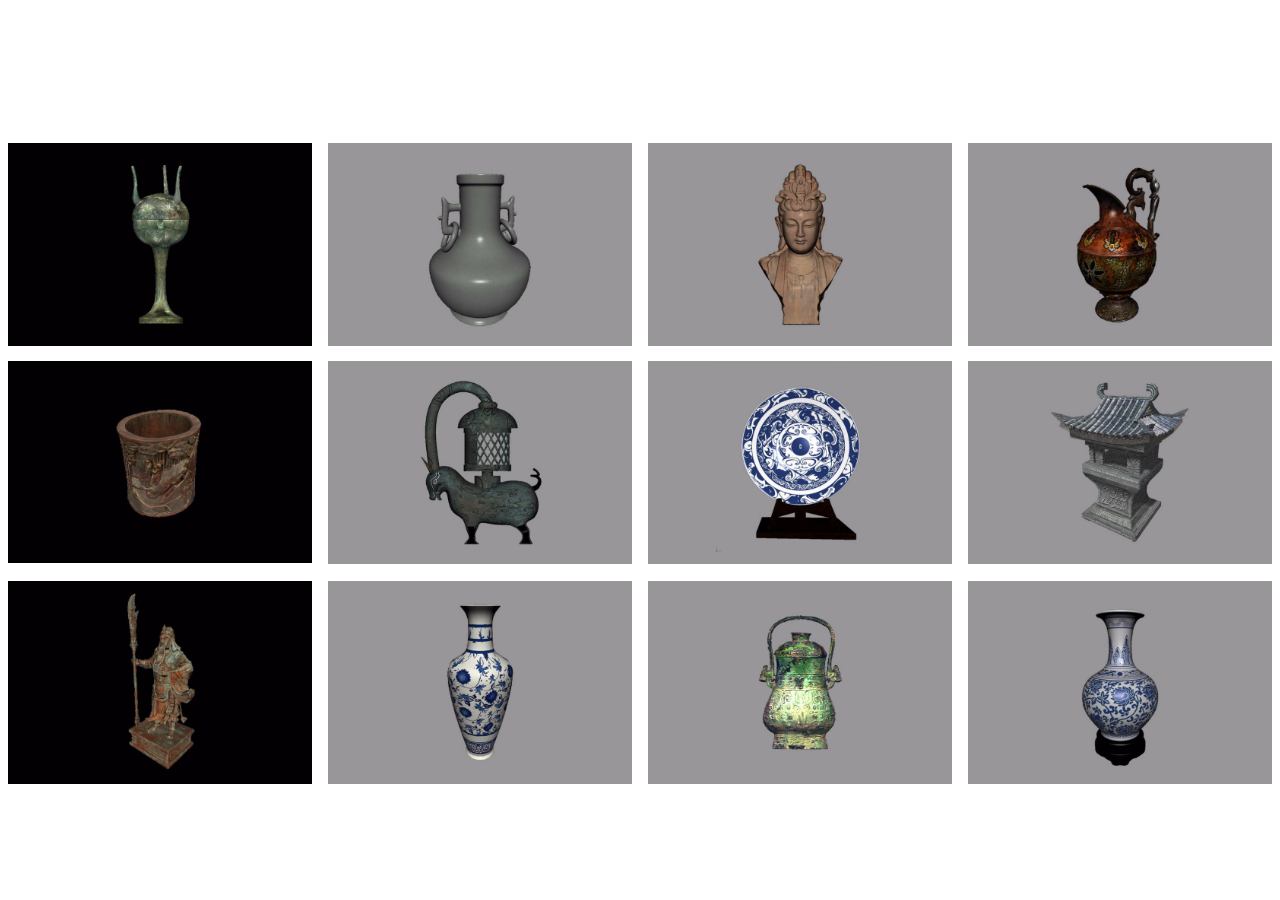
<file: page1.html>
<!DOCTYPE html>
<html >
<head>
  <!-- Site made with Mobirise Website Builder v4.7.7, https://mobirise.com -->
  <meta charset="UTF-8">
  <meta http-equiv="X-UA-Compatible" content="IE=edge">
  <meta name="generator" content="Mobirise v4.7.7, mobirise.com">
  <meta name="viewport" content="width=device-width, initial-scale=1, minimum-scale=1">
  <link rel="shortcut icon" href="assets/images/logo4.png" type="image/x-icon">
  <meta name="description" content="Web Site Creator Description">
  <title>foto-a</title>
  <link rel="stylesheet" href="assets/web/assets/mobirise-icons/mobirise-icons.css">
  <link rel="stylesheet" href="assets/tether/tether.min.css">
  <link rel="stylesheet" href="assets/bootstrap/css/bootstrap.min.css">
  <link rel="stylesheet" href="assets/bootstrap/css/bootstrap-grid.min.css">
  <link rel="stylesheet" href="assets/bootstrap/css/bootstrap-reboot.min.css">
  <link rel="stylesheet" href="assets/theme/css/style.css">
  <link rel="stylesheet" href="assets/gallery/style.css">
  <link href="assets/fonts/style.css" rel="stylesheet">
  <link rel="stylesheet" href="assets/mobirise/css/mbr-additional.css" type="text/css">
  
  
  
</head>
<body>
  <section class="mbr-gallery mbr-slider-carousel cid-qV4oghQJwY" id="gallery3-2">

    

    <div>
        <div><!-- Filter --><!-- Gallery --><div class="mbr-gallery-row"><div class="mbr-gallery-layout-default"><div><div><div class="mbr-gallery-item mbr-gallery-item--p1" data-video-url="false" data-tags="酷毙"><div href="#lb-gallery3-2" data-slide-to="0" data-toggle="modal"><img src="assets/images/o1-900x600-800x534.jpg" alt="" title=""><span class="icon-focus"></span></div></div><div class="mbr-gallery-item mbr-gallery-item--p1" data-video-url="false" data-tags="响应式"><div href="#lb-gallery3-2" data-slide-to="1" data-toggle="modal"><img src="assets/images/07-900x600-800x534.jpg" alt="" title=""><span class="icon-focus"></span></div></div><div class="mbr-gallery-item mbr-gallery-item--p1" data-video-url="false" data-tags="创意"><div href="#lb-gallery3-2" data-slide-to="2" data-toggle="modal"><img src="assets/images/12-900x600-800x534.jpg" alt="" title=""><span class="icon-focus"></span></div></div><div class="mbr-gallery-item mbr-gallery-item--p1" data-video-url="false" data-tags="动画"><div href="#lb-gallery3-2" data-slide-to="3" data-toggle="modal"><img src="assets/images/08-900x600-800x534.jpg" alt="" title=""><span class="icon-focus"></span></div></div><div class="mbr-gallery-item mbr-gallery-item--p1" data-video-url="false" data-tags="酷毙"><div href="#lb-gallery3-2" data-slide-to="4" data-toggle="modal"><img src="assets/images/o2-900x600-800x531.jpg" alt="" title=""><span class="icon-focus"></span></div></div><div class="mbr-gallery-item mbr-gallery-item--p1" data-video-url="false" data-tags="酷毙"><div href="#lb-gallery3-2" data-slide-to="5" data-toggle="modal"><img src="assets/images/04-900x600-800x534.jpg" alt="" title=""><span class="icon-focus"></span></div></div><div class="mbr-gallery-item mbr-gallery-item--p1" data-video-url="false" data-tags="响应式"><div href="#lb-gallery3-2" data-slide-to="6" data-toggle="modal"><img src="assets/images/10-900x600-800x534.jpg" alt="" title=""><span class="icon-focus"></span></div></div><div class="mbr-gallery-item mbr-gallery-item--p1" data-video-url="false" data-tags="动画"><div href="#lb-gallery3-2" data-slide-to="7" data-toggle="modal"><img src="assets/images/06-900x600-800x534.jpg" alt="" title=""><span class="icon-focus"></span></div></div></div></div><div class="clearfix"></div></div></div><!-- Lightbox --><div data-app-prevent-settings="" class="mbr-slider modal fade carousel slide" tabindex="-1" data-keyboard="true" data-interval="false" id="lb-gallery3-2"><div class="modal-dialog"><div class="modal-content"><div class="modal-body"><div class="carousel-inner"><div class="carousel-item"><img src="assets/images/o1-900x600.jpg" alt="" title=""></div><div class="carousel-item"><img src="assets/images/07-900x600.jpg" alt="" title=""></div><div class="carousel-item"><img src="assets/images/12-900x600.jpg" alt="" title=""></div><div class="carousel-item"><img src="assets/images/08-900x600.jpg" alt="" title=""></div><div class="carousel-item"><img src="assets/images/o2-900x600.jpg" alt="" title=""></div><div class="carousel-item"><img src="assets/images/04-900x600.jpg" alt="" title=""></div><div class="carousel-item"><img src="assets/images/10-900x600.jpg" alt="" title=""></div><div class="carousel-item active"><img src="assets/images/06-900x600.jpg" alt="" title=""></div></div><a class="carousel-control carousel-control-prev" role="button" data-slide="prev" href="#lb-gallery3-2"><span class="mbri-left mbr-iconfont" aria-hidden="true"></span><span class="sr-only">Previous</span></a><a class="carousel-control carousel-control-next" role="button" data-slide="next" href="#lb-gallery3-2"><span class="mbri-right mbr-iconfont" aria-hidden="true"></span><span class="sr-only">Next</span></a><a class="close" href="#" role="button" data-dismiss="modal"><span class="sr-only">Close</span></a></div></div></div></div></div>
    </div>

</section>

<section class="engine"><a href="https://mobirise.me/r">free bootstrap templates</a></section><section class="mbr-gallery mbr-slider-carousel cid-qV4ohxjDWB" id="gallery3-3">

    

    <div>
        <div><!-- Filter --><!-- Gallery --><div class="mbr-gallery-row"><div class="mbr-gallery-layout-default"><div><div><div class="mbr-gallery-item mbr-gallery-item--p1" data-video-url="false" data-tags="酷毙"><div href="#lb-gallery3-3" data-slide-to="0" data-toggle="modal"><img src="assets/images/o3-900x600-800x534.jpg" alt="" title=""><span class="icon-focus"></span></div></div><div class="mbr-gallery-item mbr-gallery-item--p1" data-video-url="false" data-tags="响应式"><div href="#lb-gallery3-3" data-slide-to="1" data-toggle="modal"><img src="assets/images/09-900x600-800x534.jpg" alt="" title=""><span class="icon-focus"></span></div></div><div class="mbr-gallery-item mbr-gallery-item--p1" data-video-url="false" data-tags="创意"><div href="#lb-gallery3-3" data-slide-to="2" data-toggle="modal"><img src="assets/images/o5-900x600-800x535.jpg" alt="" title=""><span class="icon-focus"></span></div></div><div class="mbr-gallery-item mbr-gallery-item--p1" data-video-url="false" data-tags="动画"><div href="#lb-gallery3-3" data-slide-to="3" data-toggle="modal"><img src="assets/images/11-900x600-800x534.jpg" alt="" title=""><span class="icon-focus"></span></div></div></div></div><div class="clearfix"></div></div></div><!-- Lightbox --><div data-app-prevent-settings="" class="mbr-slider modal fade carousel slide" tabindex="-1" data-keyboard="true" data-interval="false" id="lb-gallery3-3"><div class="modal-dialog"><div class="modal-content"><div class="modal-body"><div class="carousel-inner"><div class="carousel-item"><img src="assets/images/o3-900x600.jpg" alt="" title=""></div><div class="carousel-item"><img src="assets/images/09-900x600.jpg" alt="" title=""></div><div class="carousel-item"><img src="assets/images/o5-900x600.jpg" alt="" title=""></div><div class="carousel-item active"><img src="assets/images/11-900x600.jpg" alt="" title=""></div></div><a class="carousel-control carousel-control-prev" role="button" data-slide="prev" href="#lb-gallery3-3"><span class="mbri-left mbr-iconfont" aria-hidden="true"></span><span class="sr-only">Previous</span></a><a class="carousel-control carousel-control-next" role="button" data-slide="next" href="#lb-gallery3-3"><span class="mbri-right mbr-iconfont" aria-hidden="true"></span><span class="sr-only">Next</span></a><a class="close" href="#" role="button" data-dismiss="modal"><span class="sr-only">Close</span></a></div></div></div></div></div>
    </div>

</section>


  <script src="assets/web/assets/jquery/jquery.min.js"></script>
  <script src="assets/popper/popper.min.js"></script>
  <script src="assets/tether/tether.min.js"></script>
  <script src="assets/bootstrap/js/bootstrap.min.js"></script>
  <script src="assets/smoothscroll/smooth-scroll.js"></script>
  <script src="assets/bootstrapcarouselswipe/bootstrap-carousel-swipe.js"></script>
  <script src="assets/vimeoplayer/jquery.mb.vimeo_player.js"></script>
  <script src="assets/masonry/masonry.pkgd.min.js"></script>
  <script src="assets/imagesloaded/imagesloaded.pkgd.min.js"></script>
  <script src="assets/theme/js/script.js"></script>
  <script src="assets/gallery/player.min.js"></script>
  <script src="assets/gallery/script.js"></script>
  <script src="assets/slidervideo/script.js"></script>
  
  
</body>
</html>
</file>
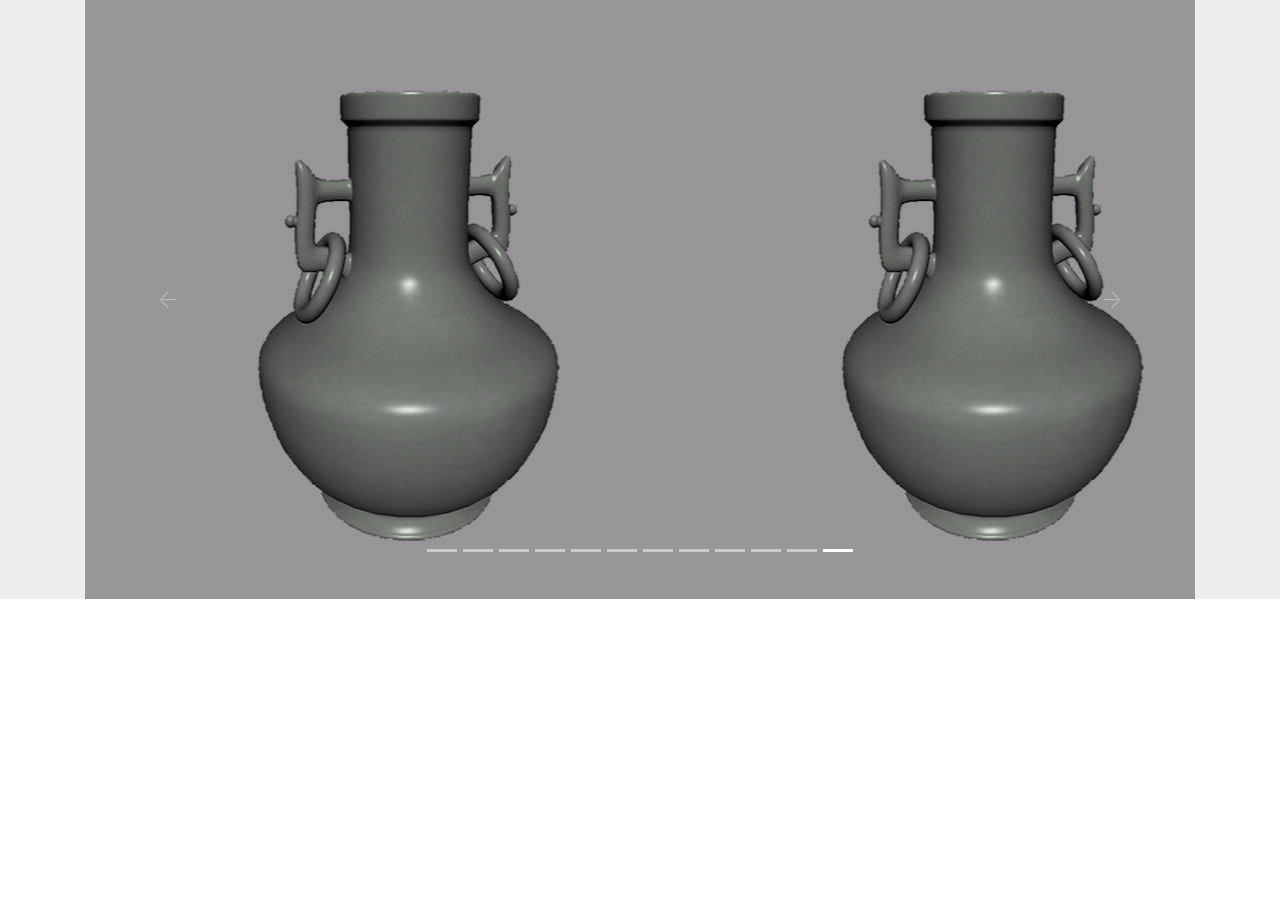
<file: page2.html>
<!DOCTYPE html>
<html >
<head>
  <!-- Site made with Mobirise Website Builder v4.7.7, https://mobirise.com -->
  <meta charset="UTF-8">
  <meta http-equiv="X-UA-Compatible" content="IE=edge">
  <meta name="generator" content="Mobirise v4.7.7, mobirise.com">
  <meta name="viewport" content="width=device-width, initial-scale=1, minimum-scale=1">
  <link rel="shortcut icon" href="assets/images/logo4.png" type="image/x-icon">
  <meta name="description" content="Site Generator Description">
  <title>foto-b</title>
  <link rel="stylesheet" href="assets/web/assets/mobirise-icons/mobirise-icons.css">
  <link rel="stylesheet" href="assets/tether/tether.min.css">
  <link rel="stylesheet" href="assets/bootstrap/css/bootstrap.min.css">
  <link rel="stylesheet" href="assets/bootstrap/css/bootstrap-grid.min.css">
  <link rel="stylesheet" href="assets/bootstrap/css/bootstrap-reboot.min.css">
  <link rel="stylesheet" href="assets/theme/css/style.css">
  <link href="assets/fonts/style.css" rel="stylesheet">
  <link rel="stylesheet" href="assets/mobirise/css/mbr-additional.css" type="text/css">
  
  
  
</head>
<body>
  <section class="carousel slide cid-qV4wgEGuKk" data-interval="false" id="slider2-4">

    
    <div class="container content-slider">
        <div class="content-slider-wrap">
            <div><div class="mbr-slider slide carousel" data-pause="true" data-keyboard="false" data-ride="false" data-interval="false"><ol class="carousel-indicators"><li data-app-prevent-settings="" data-target="#slider2-4" data-slide-to="0"></li><li data-app-prevent-settings="" data-target="#slider2-4" data-slide-to="1"></li><li data-app-prevent-settings="" data-target="#slider2-4" data-slide-to="2"></li><li data-app-prevent-settings="" data-target="#slider2-4" data-slide-to="3"></li><li data-app-prevent-settings="" data-target="#slider2-4" data-slide-to="4"></li><li data-app-prevent-settings="" data-target="#slider2-4" data-slide-to="5"></li><li data-app-prevent-settings="" data-target="#slider2-4" data-slide-to="6"></li><li data-app-prevent-settings="" data-target="#slider2-4" data-slide-to="7"></li><li data-app-prevent-settings="" data-target="#slider2-4" data-slide-to="8"></li><li data-app-prevent-settings="" data-target="#slider2-4" data-slide-to="9"></li><li data-app-prevent-settings="" data-target="#slider2-4" data-slide-to="10"></li><li data-app-prevent-settings="" data-target="#slider2-4" class=" active" data-slide-to="11"></li></ol><div class="carousel-inner" role="listbox"><div class="carousel-item slider-fullscreen-image" data-bg-video-slide="false" style="background-image: url(assets/images/o1-1-900x600.jpg);"><div class="container container-slide"><div class="image_wrapper"><img src="assets/images/o1-1-900x600.jpg"><div class="carousel-caption justify-content-center"><div class="col-10 align-center"></div></div></div></div></div><div class="carousel-item slider-fullscreen-image" data-bg-video-slide="false" style="background-image: url(assets/images/11-1-900x600.jpg);"><div class="container container-slide"><div class="image_wrapper"><img src="assets/images/11-1-900x600.jpg"><div class="carousel-caption justify-content-center"><div class="col-10 align-center"></div></div></div></div></div><div class="carousel-item slider-fullscreen-image" data-bg-video-slide="false" style="background-image: url(assets/images/04-1-900x600.jpg);"><div class="container container-slide"><div class="image_wrapper"><img src="assets/images/04-1-900x600.jpg"><div class="carousel-caption justify-content-center"><div class="col-10 align-center"></div></div></div></div></div><div class="carousel-item slider-fullscreen-image" data-bg-video-slide="false" style="background-image: url(assets/images/o2-2-900x600.jpg);"><div class="container container-slide"><div class="image_wrapper"><img src="assets/images/o2-2-900x600.jpg"><div class="carousel-caption justify-content-center"><div class="col-10 align-center"></div></div></div></div></div><div class="carousel-item slider-fullscreen-image" data-bg-video-slide="false" style="background-image: url(assets/images/12-1-900x600.jpg);"><div class="container container-slide"><div class="image_wrapper"><img src="assets/images/12-1-900x600.jpg"><div class="carousel-caption justify-content-center"><div class="col-10 align-center"></div></div></div></div></div><div class="carousel-item slider-fullscreen-image" data-bg-video-slide="false" style="background-image: url(assets/images/10-1-900x600.jpg);"><div class="container container-slide"><div class="image_wrapper"><img src="assets/images/10-1-900x600.jpg"><div class="carousel-caption justify-content-center"><div class="col-10 align-center"></div></div></div></div></div><div class="carousel-item slider-fullscreen-image" data-bg-video-slide="false" style="background-image: url(assets/images/o3-1-900x600.jpg);"><div class="container container-slide"><div class="image_wrapper"><img src="assets/images/o3-1-900x600.jpg"><div class="carousel-caption justify-content-center"><div class="col-10 align-center"></div></div></div></div></div><div class="carousel-item slider-fullscreen-image" data-bg-video-slide="false" style="background-image: url(assets/images/08-1-900x600.jpg);"><div class="container container-slide"><div class="image_wrapper"><img src="assets/images/08-1-900x600.jpg"><div class="carousel-caption justify-content-center"><div class="col-10 align-center"></div></div></div></div></div><div class="carousel-item slider-fullscreen-image" data-bg-video-slide="false" style="background-image: url(assets/images/09-1-900x600.jpg);"><div class="container container-slide"><div class="image_wrapper"><img src="assets/images/09-1-900x600.jpg"><div class="carousel-caption justify-content-center"><div class="col-10 align-center"></div></div></div></div></div><div class="carousel-item slider-fullscreen-image" data-bg-video-slide="false" style="background-image: url(assets/images/o5-2-900x600.jpg);"><div class="container container-slide"><div class="image_wrapper"><img src="assets/images/o5-2-900x600.jpg"><div class="carousel-caption justify-content-center"><div class="col-10 align-center"></div></div></div></div></div><div class="carousel-item slider-fullscreen-image" data-bg-video-slide="false" style="background-image: url(assets/images/06-1-900x600.jpg);"><div class="container container-slide"><div class="image_wrapper"><img src="assets/images/06-1-900x600.jpg"><div class="carousel-caption justify-content-center"><div class="col-10 align-center"></div></div></div></div></div><div class="carousel-item slider-fullscreen-image active" data-bg-video-slide="false" style="background-image: url(assets/images/07-1-900x600.jpg);"><div class="container container-slide"><div class="image_wrapper"><img src="assets/images/07-1-900x600.jpg"><div class="carousel-caption justify-content-center"><div class="col-10 align-center"></div></div></div></div></div></div><a data-app-prevent-settings="" class="carousel-control carousel-control-prev" role="button" data-slide="prev" href="#slider2-4"><span aria-hidden="true" class="mbri-left mbr-iconfont"></span><span class="sr-only">Previous</span></a><a data-app-prevent-settings="" class="carousel-control carousel-control-next" role="button" data-slide="next" href="#slider2-4"><span aria-hidden="true" class="mbri-right mbr-iconfont"></span><span class="sr-only">Next</span></a></div></div> 
        </div>
    </div>
</section>


  <section class="engine"><a href="https://mobirise.me/u">bootstrap html templates</a></section><script src="assets/web/assets/jquery/jquery.min.js"></script>
  <script src="assets/popper/popper.min.js"></script>
  <script src="assets/tether/tether.min.js"></script>
  <script src="assets/bootstrap/js/bootstrap.min.js"></script>
  <script src="assets/ytplayer/jquery.mb.ytplayer.min.js"></script>
  <script src="assets/vimeoplayer/jquery.mb.vimeo_player.js"></script>
  <script src="assets/bootstrapcarouselswipe/bootstrap-carousel-swipe.js"></script>
  <script src="assets/smoothscroll/smooth-scroll.js"></script>
  <script src="assets/theme/js/script.js"></script>
  <script src="assets/slidervideo/script.js"></script>
  
  
</body>
</html>
</file>
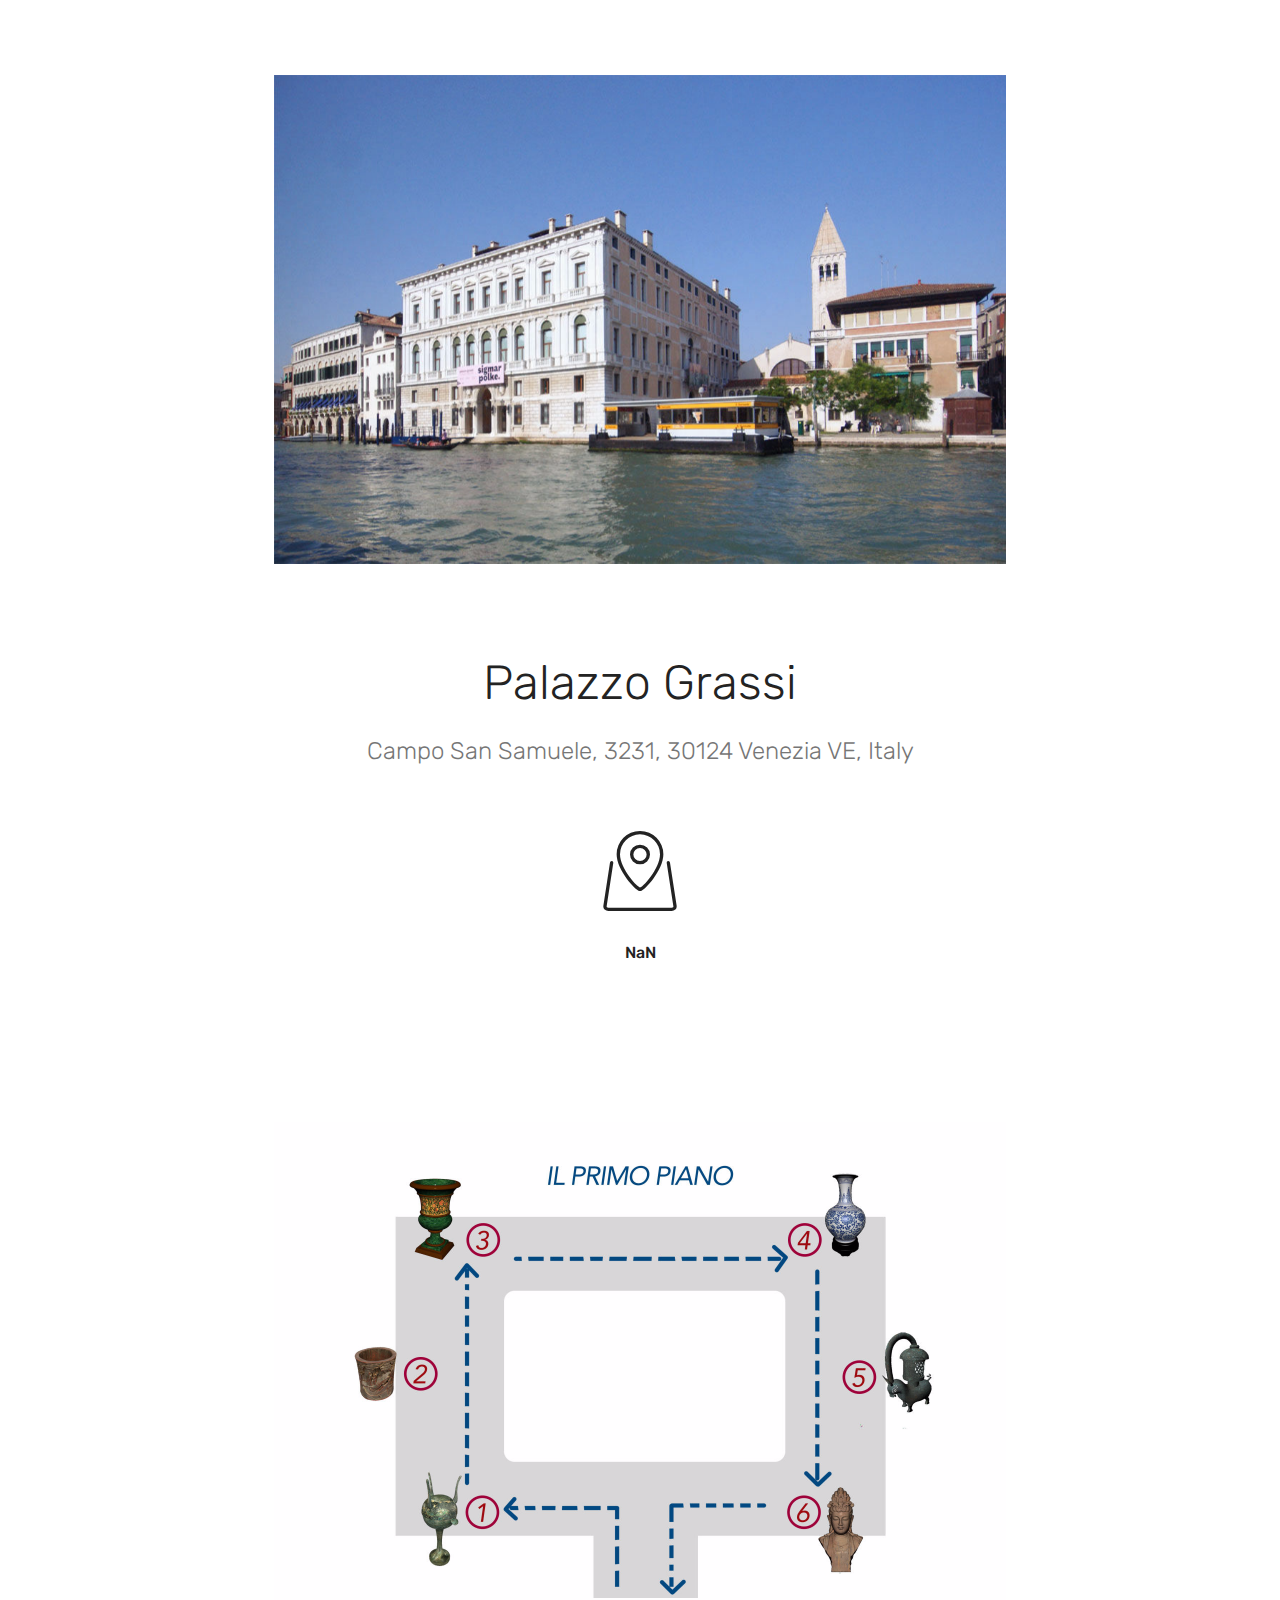
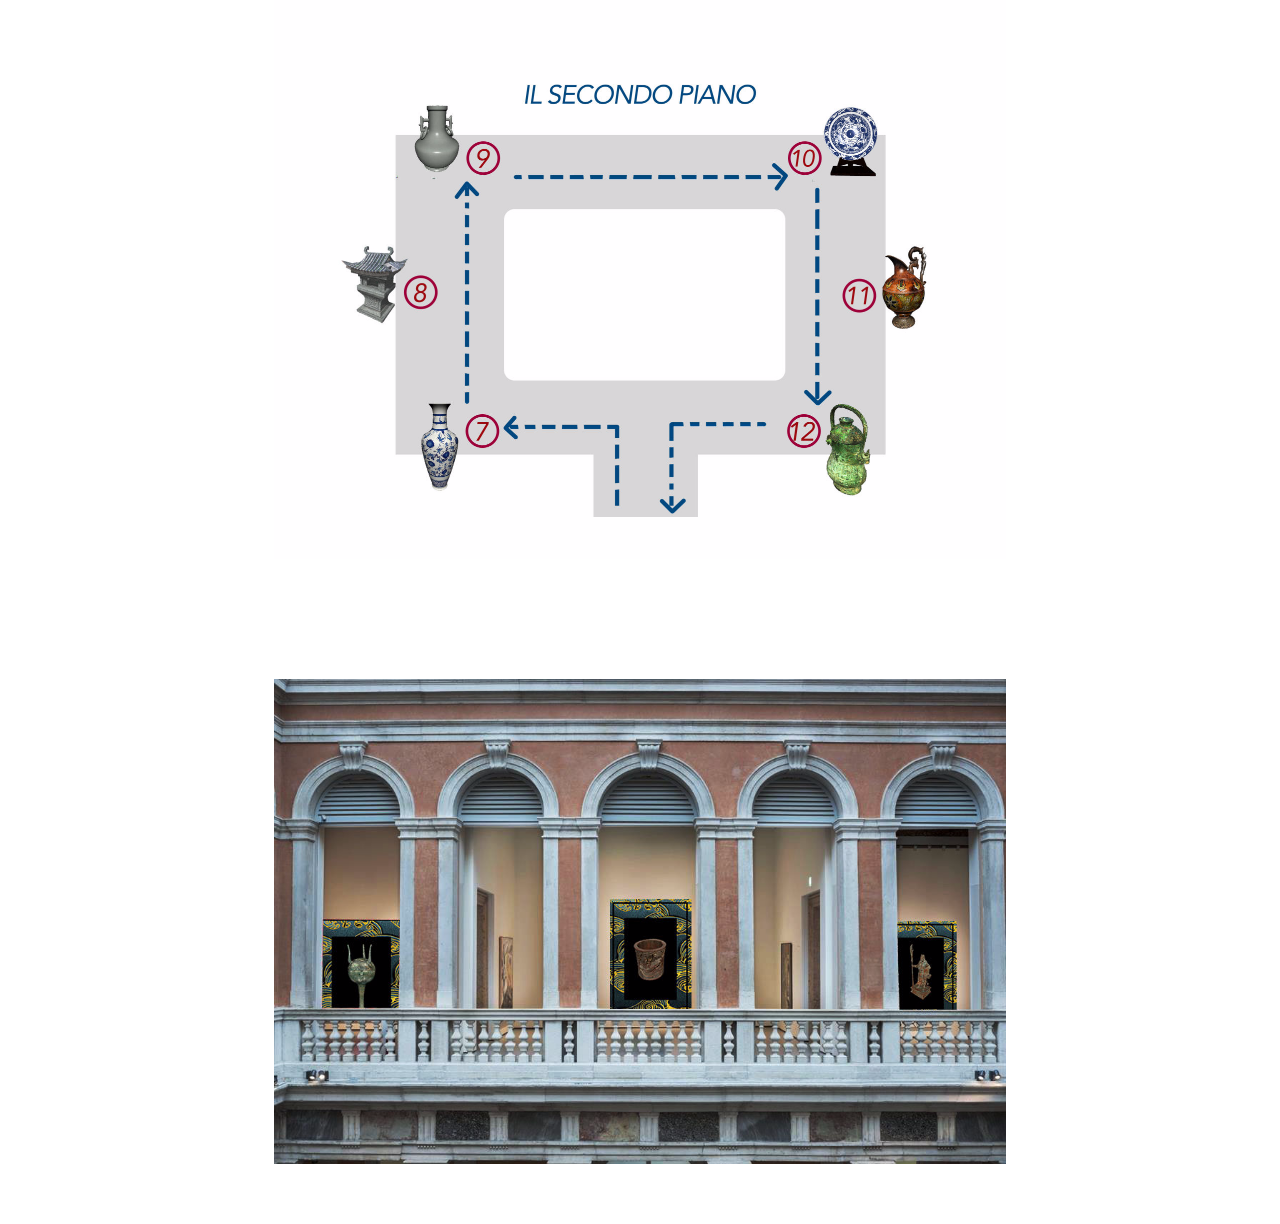
<file: page3.html>
<!DOCTYPE html>
<html >
<head>
  <!-- Site made with Mobirise Website Builder v4.7.7, https://mobirise.com -->
  <meta charset="UTF-8">
  <meta http-equiv="X-UA-Compatible" content="IE=edge">
  <meta name="generator" content="Mobirise v4.7.7, mobirise.com">
  <meta name="viewport" content="width=device-width, initial-scale=1, minimum-scale=1">
  <link rel="shortcut icon" href="assets/images/logo4.png" type="image/x-icon">
  <meta name="description" content="Web Page Creator Description">
  <title>mappa</title>
  <link rel="stylesheet" href="assets/web/assets/mobirise-icons/mobirise-icons.css">
  <link rel="stylesheet" href="assets/tether/tether.min.css">
  <link rel="stylesheet" href="assets/bootstrap/css/bootstrap.min.css">
  <link rel="stylesheet" href="assets/bootstrap/css/bootstrap-grid.min.css">
  <link rel="stylesheet" href="assets/bootstrap/css/bootstrap-reboot.min.css">
  <link rel="stylesheet" href="assets/theme/css/style.css">
  <link href="assets/fonts/style.css" rel="stylesheet">
  <link rel="stylesheet" href="assets/mobirise/css/mbr-additional.css" type="text/css">
  
  
  
</head>
<body>
  <section class="cid-qV4Wp54K3h" id="image1-8">

    

    <figure class="mbr-figure container">
            <div class="image-block" style="width: 66%;">
                <img src="assets/images/wechatimg248-1024x683.jpg" width="1400" alt="Mobirise" title="">
                
            </div>
    </figure>
</section>

<section class="engine"><a href="https://mobirise.me/m">free website design templates</a></section><section class="counters1 counters cid-qVexXlbf57" id="counters1-b">

    

    

    <div class="container">
        <h2 class="mbr-section-title pb-3 align-center mbr-fonts-style display-2">Palazzo Grassi</h2>
        <h3 class="mbr-section-subtitle mbr-fonts-style display-5">Campo San Samuele, 3231, 30124 Venezia VE, Italy</h3>

        <div class="container pt-4 mt-2">
            <div class="media-container-row">
                <div class="card p-3 align-center col-12 col-md-6">
                    <div class="panel-item p-3">
                        <div class="card-img pb-3">
                            <a href="https://goo.gl/maps/TwcMy2hb2nB2"><span class="mbr-iconfont mbri-map-pin" style="color: rgb(35, 35, 35);"></span></a>
                        </div>

                        <div class="card-text">
                            <h3 class="count pt-3 pb-3 mbr-fonts-style display-7">click on the link to the map</h3>
                            
                            
                        </div>
                    </div>
                </div>


                

                


                
            </div>
        </div>
   </div>
</section>

<section class="cid-qV4VPR4deY" id="image1-7">

    

    <figure class="mbr-figure container">
            <div class="image-block" style="width: 66%;">
                <img src="assets/images/sito-web-mappa-mappa-1-1466x1036.jpg" width="1400" alt="Mobirise" title="">
                
            </div>
    </figure>
</section>

<section class="cid-qV4VNE5uhe" id="image1-6">

    

    <figure class="mbr-figure container">
            <div class="image-block" style="width: 66%;">
                <img src="assets/images/mappa-2-1466x1036.jpg" width="1400" alt="Mobirise" title="">
                
            </div>
    </figure>
</section>

<section class="cid-qVeyW6h1tw" id="image1-c">

    

    <figure class="mbr-figure container">
            <div class="image-block" style="width: 66%;">
                <img src="assets/images/exhibition-hall-1-1024x682.jpg" width="1400" alt="Mobirise" title="">
                
            </div>
    </figure>
</section>


  <script src="assets/web/assets/jquery/jquery.min.js"></script>
  <script src="assets/popper/popper.min.js"></script>
  <script src="assets/tether/tether.min.js"></script>
  <script src="assets/bootstrap/js/bootstrap.min.js"></script>
  <script src="assets/smoothscroll/smooth-scroll.js"></script>
  <script src="assets/viewportchecker/jquery.viewportchecker.js"></script>
  <script src="assets/theme/js/script.js"></script>
  
  
</body>
</html>
</file>
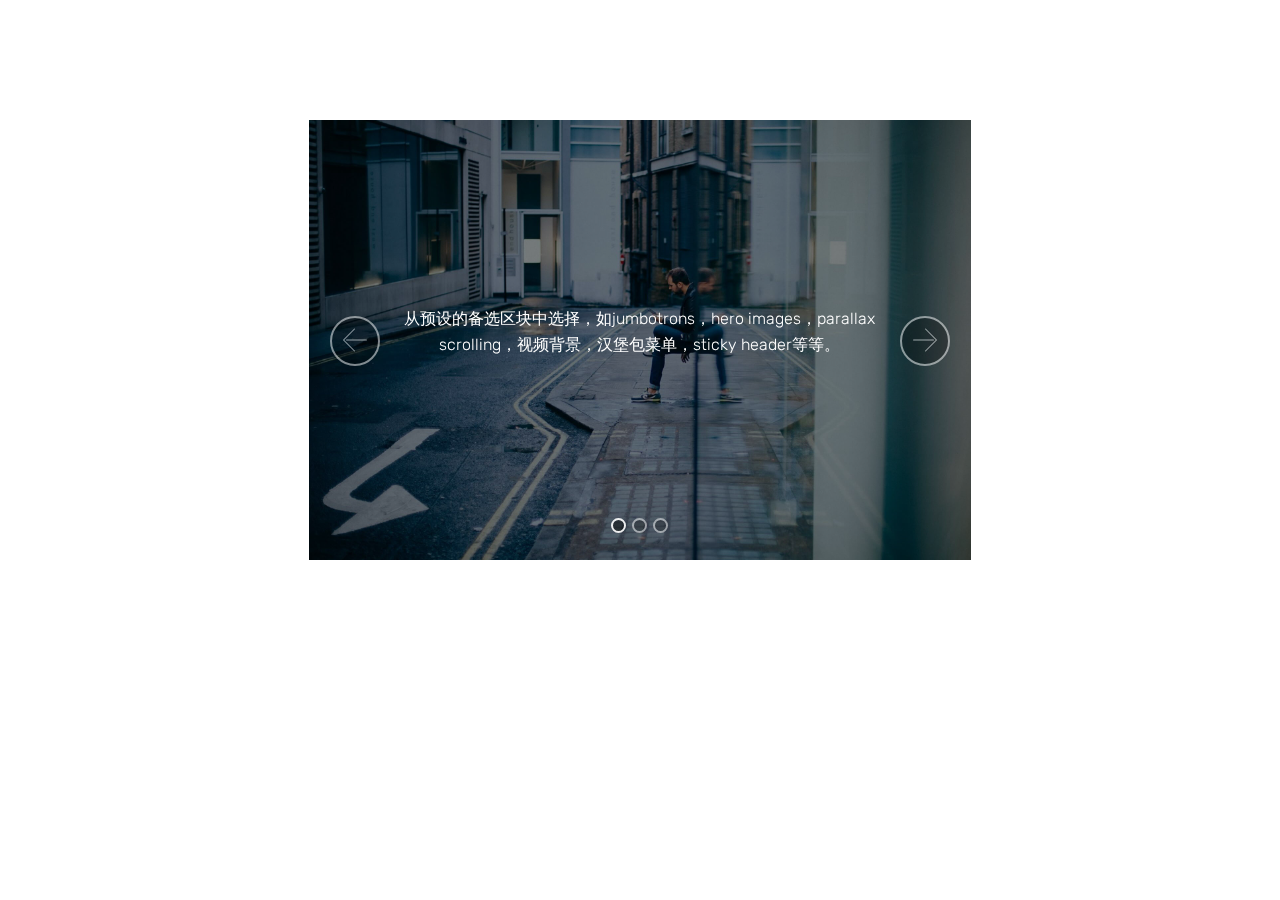
<file: page6.html>
<!DOCTYPE html>
<html >
<head>
  <!-- Site made with Mobirise Website Builder v4.7.7, https://mobirise.com -->
  <meta charset="UTF-8">
  <meta http-equiv="X-UA-Compatible" content="IE=edge">
  <meta name="generator" content="Mobirise v4.7.7, mobirise.com">
  <meta name="viewport" content="width=device-width, initial-scale=1, minimum-scale=1">
  <link rel="shortcut icon" href="assets/images/logo4.png" type="image/x-icon">
  <meta name="description" content="Web Page Builder Description">
  <title>Page 6</title>
  <link rel="stylesheet" href="assets/web/assets/mobirise-icons/mobirise-icons.css">
  <link rel="stylesheet" href="assets/tether/tether.min.css">
  <link rel="stylesheet" href="assets/bootstrap/css/bootstrap.min.css">
  <link rel="stylesheet" href="assets/bootstrap/css/bootstrap-grid.min.css">
  <link rel="stylesheet" href="assets/bootstrap/css/bootstrap-reboot.min.css">
  <link rel="stylesheet" href="assets/theme/css/style.css">
  <link href="assets/fonts/style.css" rel="stylesheet">
  <link rel="stylesheet" href="assets/mobirise/css/mbr-additional.css" type="text/css">
  
  
  
</head>
<body>
  <section class="carousel slide cid-qVDSaxFnNj" data-interval="false" id="slider2-j">

    
    <div class="container content-slider">
        <div class="content-slider-wrap">
            <div><div class="mbr-slider slide carousel" data-pause="true" data-keyboard="false" data-ride="false" data-interval="false"><ol class="carousel-indicators"><li data-app-prevent-settings="" data-target="#slider2-j" class=" active" data-slide-to="0"></li><li data-app-prevent-settings="" data-target="#slider2-j" data-slide-to="1"></li><li data-app-prevent-settings="" data-target="#slider2-j" data-slide-to="2"></li></ol><div class="carousel-inner" role="listbox"><div class="carousel-item slider-fullscreen-image active" data-bg-video-slide="false" style="background-image: url(assets/images/1.jpg);"><div class="container container-slide"><div class="image_wrapper"><div class="mbr-overlay"></div><img src="assets/images/1.jpg"><div class="carousel-caption justify-content-center"><div class="col-10 align-center"><p class="lead mbr-text mbr-fonts-style display-7">从预设的备选区块中选择，如jumbotrons，hero images，parallax scrolling，视频背景，汉堡包菜单，sticky header等等。</p></div></div></div></div></div><div class="carousel-item slider-fullscreen-image" data-bg-video-slide="https://www.youtube.com/watch?v=fwkKc6M60-0"><div class="mbr-overlay"></div><div class="container container-slide"><div class="image_wrapper"><img src="assets/images/2.jpg" style="opacity: 0;"><div class="carousel-caption justify-content-center"><div class="col-10 align-center"><p class="lead mbr-text mbr-fonts-style display-7">带Youtube视频背景和彩色遮罩的幻灯片。标题与文本被左对齐。</p></div></div></div></div></div><div class="carousel-item slider-fullscreen-image" data-bg-video-slide="false" style="background-image: url(assets/images/3.jpg);"><div class="container container-slide"><div class="image_wrapper"><div class="mbr-overlay"></div><img src="assets/images/3.jpg"><div class="carousel-caption justify-content-center"><div class="col-10 align-center"><p class="lead mbr-text mbr-fonts-style display-7">从预设的备选区块中选择，如jumbotrons，hero images，parallax scrolling，视频背景，汉堡包菜单，sticky header等等。</p></div></div></div></div></div></div><a data-app-prevent-settings="" class="carousel-control carousel-control-prev" role="button" data-slide="prev" href="#slider2-j"><span aria-hidden="true" class="mbri-left mbr-iconfont"></span><span class="sr-only">Previous</span></a><a data-app-prevent-settings="" class="carousel-control carousel-control-next" role="button" data-slide="next" href="#slider2-j"><span aria-hidden="true" class="mbri-right mbr-iconfont"></span><span class="sr-only">Next</span></a></div></div> 
        </div>
    </div>
</section>


  <section class="engine"><a href="https://mobirise.me/e">make a website</a></section><script src="assets/web/assets/jquery/jquery.min.js"></script>
  <script src="assets/popper/popper.min.js"></script>
  <script src="assets/tether/tether.min.js"></script>
  <script src="assets/bootstrap/js/bootstrap.min.js"></script>
  <script src="assets/ytplayer/jquery.mb.ytplayer.min.js"></script>
  <script src="assets/vimeoplayer/jquery.mb.vimeo_player.js"></script>
  <script src="assets/bootstrapcarouselswipe/bootstrap-carousel-swipe.js"></script>
  <script src="assets/smoothscroll/smooth-scroll.js"></script>
  <script src="assets/theme/js/script.js"></script>
  <script src="assets/slidervideo/script.js"></script>
  
  
</body>
</html>
</file>
<file: assets/web/assets/mobirise-icons/mobirise-icons.css>
@font-face {
  font-family: 'MobiriseIcons';
  src:  url('mobirise-icons.eot?spat4u');
  src:  url('mobirise-icons.eot?spat4u#iefix') format('embedded-opentype'),
    url('mobirise-icons.ttf?spat4u') format('truetype'),
    url('mobirise-icons.woff?spat4u') format('woff'),
    url('mobirise-icons.svg?spat4u#MobiriseIcons') format('svg');
  font-weight: normal;
  font-style: normal;
}

[class^="mbri-"], [class*=" mbri-"] {
  /* use !important to prevent issues with browser extensions that change fonts */
  font-family: MobiriseIcons !important;
  speak: none;
  font-style: normal;
  font-weight: normal;
  font-variant: normal;
  text-transform: none;
  line-height: 1;

  /* Better Font Rendering =========== */
  -webkit-font-smoothing: antialiased;
  -moz-osx-font-smoothing: grayscale;
}

.mbri-add-submenu:before {
  content: "\e900";
}
.mbri-alert:before {
  content: "\e901";
}
.mbri-align-center:before {
  content: "\e902";
}
.mbri-align-justify:before {
  content: "\e903";
}
.mbri-align-left:before {
  content: "\e904";
}
.mbri-align-right:before {
  content: "\e905";
}
.mbri-android:before {
  content: "\e906";
}
.mbri-apple:before {
  content: "\e907";
}
.mbri-arrow-down:before {
  content: "\e908";
}
.mbri-arrow-next:before {
  content: "\e909";
}
.mbri-arrow-prev:before {
  content: "\e90a";
}
.mbri-arrow-up:before {
  content: "\e90b";
}
.mbri-bold:before {
  content: "\e90c";
}
.mbri-bookmark:before {
  content: "\e90d";
}
.mbri-bootstrap:before {
  content: "\e90e";
}
.mbri-briefcase:before {
  content: "\e90f";
}
.mbri-browse:before {
  content: "\e910";
}
.mbri-bulleted-list:before {
  content: "\e911";
}
.mbri-calendar:before {
  content: "\e912";
}
.mbri-camera:before {
  content: "\e913";
}
.mbri-cart-add:before {
  content: "\e914";
}
.mbri-cart-full:before {
  content: "\e915";
}
.mbri-cash:before {
  content: "\e916";
}
.mbri-change-style:before {
  content: "\e917";
}
.mbri-chat:before {
  content: "\e918";
}
.mbri-clock:before {
  content: "\e919";
}
.mbri-close:before {
  content: "\e91a";
}
.mbri-cloud:before {
  content: "\e91b";
}
.mbri-code:before {
  content: "\e91c";
}
.mbri-contact-form:before {
  content: "\e91d";
}
.mbri-credit-card:before {
  content: "\e91e";
}
.mbri-cursor-click:before {
  content: "\e91f";
}
.mbri-cust-feedback:before {
  content: "\e920";
}
.mbri-database:before {
  content: "\e921";
}
.mbri-delivery:before {
  content: "\e922";
}
.mbri-desktop:before {
  content: "\e923";
}
.mbri-devices:before {
  content: "\e924";
}
.mbri-down:before {
  content: "\e925";
}
.mbri-download:before {
  content: "\e989";
}
.mbri-drag-n-drop:before {
  content: "\e927";
}
.mbri-drag-n-drop2:before {
  content: "\e928";
}
.mbri-edit:before {
  content: "\e929";
}
.mbri-edit2:before {
  content: "\e92a";
}
.mbri-error:before {
  content: "\e92b";
}
.mbri-extension:before {
  content: "\e92c";
}
.mbri-features:before {
  content: "\e92d";
}
.mbri-file:before {
  content: "\e92e";
}
.mbri-flag:before {
  content: "\e92f";
}
.mbri-folder:before {
  content: "\e930";
}
.mbri-gift:before {
  content: "\e931";
}
.mbri-github:before {
  content: "\e932";
}
.mbri-globe:before {
  content: "\e933";
}
.mbri-globe-2:before {
  content: "\e934";
}
.mbri-growing-chart:before {
  content: "\e935";
}
.mbri-hearth:before {
  content: "\e936";
}
.mbri-help:before {
  content: "\e937";
}
.mbri-home:before {
  content: "\e938";
}
.mbri-hot-cup:before {
  content: "\e939";
}
.mbri-idea:before {
  content: "\e93a";
}
.mbri-image-gallery:before {
  content: "\e93b";
}
.mbri-image-slider:before {
  content: "\e93c";
}
.mbri-info:before {
  content: "\e93d";
}
.mbri-italic:before {
  content: "\e93e";
}
.mbri-key:before {
  content: "\e93f";
}
.mbri-laptop:before {
  content: "\e940";
}
.mbri-layers:before {
  content: "\e941";
}
.mbri-left-right:before {
  content: "\e942";
}
.mbri-left:before {
  content: "\e943";
}
.mbri-letter:before {
  content: "\e944";
}
.mbri-like:before {
  content: "\e945";
}
.mbri-link:before {
  content: "\e946";
}
.mbri-lock:before {
  content: "\e947";
}
.mbri-login:before {
  content: "\e948";
}
.mbri-logout:before {
  content: "\e949";
}
.mbri-magic-stick:before {
  content: "\e94a";
}
.mbri-map-pin:before {
  content: "\e94b";
}
.mbri-menu:before {
  content: "\e94c";
}
.mbri-mobile:before {
  content: "\e94d";
}
.mbri-mobile2:before {
  content: "\e94e";
}
.mbri-mobirise:before {
  content: "\e94f";
}
.mbri-more-horizontal:before {
  content: "\e950";
}
.mbri-more-vertical:before {
  content: "\e951";
}
.mbri-music:before {
  content: "\e952";
}
.mbri-new-file:before {
  content: "\e953";
}
.mbri-numbered-list:before {
  content: "\e954";
}
.mbri-opened-folder:before {
  content: "\e955";
}
.mbri-pages:before {
  content: "\e956";
}
.mbri-paper-plane:before {
  content: "\e957";
}
.mbri-paperclip:before {
  content: "\e958";
}
.mbri-photo:before {
  content: "\e959";
}
.mbri-photos:before {
  content: "\e95a";
}
.mbri-pin:before {
  content: "\e95b";
}
.mbri-play:before {
  content: "\e95c";
}
.mbri-plus:before {
  content: "\e95d";
}
.mbri-preview:before {
  content: "\e95e";
}
.mbri-print:before {
  content: "\e95f";
}
.mbri-protect:before {
  content: "\e960";
}
.mbri-question:before {
  content: "\e961";
}
.mbri-quote-left:before {
  content: "\e962";
}
.mbri-quote-right:before {
  content: "\e963";
}
.mbri-refresh:before {
  content: "\e964";
}
.mbri-responsive:before {
  content: "\e965";
}
.mbri-right:before {
  content: "\e966";
}
.mbri-rocket:before {
  content: "\e967";
}
.mbri-sad-face:before {
  content: "\e968";
}
.mbri-sale:before {
  content: "\e969";
}
.mbri-save:before {
  content: "\e96a";
}
.mbri-search:before {
  content: "\e96b";
}
.mbri-setting:before {
  content: "\e96c";
}
.mbri-setting2:before {
  content: "\e96d";
}
.mbri-setting3:before {
  content: "\e96e";
}
.mbri-share:before {
  content: "\e96f";
}
.mbri-shopping-bag:before {
  content: "\e970";
}
.mbri-shopping-basket:before {
  content: "\e971";
}
.mbri-shopping-cart:before {
  content: "\e972";
}
.mbri-sites:before {
  content: "\e973";
}
.mbri-smile-face:before {
  content: "\e974";
}
.mbri-speed:before {
  content: "\e975";
}
.mbri-star:before {
  content: "\e976";
}
.mbri-success:before {
  content: "\e977";
}
.mbri-sun:before {
  content: "\e978";
}
.mbri-sun2:before {
  content: "\e979";
}
.mbri-tablet:before {
  content: "\e97a";
}
.mbri-tablet-vertical:before {
  content: "\e97b";
}
.mbri-target:before {
  content: "\e97c";
}
.mbri-timer:before {
  content: "\e97d";
}
.mbri-to-ftp:before {
  content: "\e97e";
}
.mbri-to-local-drive:before {
  content: "\e97f";
}
.mbri-touch-swipe:before {
  content: "\e980";
}
.mbri-touch:before {
  content: "\e981";
}
.mbri-trash:before {
  content: "\e982";
}
.mbri-underline:before {
  content: "\e983";
}
.mbri-unlink:before {
  content: "\e984";
}
.mbri-unlock:before {
  content: "\e985";
}
.mbri-up-down:before {
  content: "\e986";
}
.mbri-up:before {
  content: "\e987";
}
.mbri-update:before {
  content: "\e988";
}
.mbri-upload:before {
 content: "\e926"; 
}
.mbri-user:before {
  content: "\e98a";
}
.mbri-user2:before {
  content: "\e98b";
}
.mbri-users:before {
  content: "\e98c";
}
.mbri-video:before {
  content: "\e98d";
}
.mbri-video-play:before {
  content: "\e98e";
}
.mbri-watch:before {
  content: "\e98f";
}
.mbri-website-theme:before {
  content: "\e990";
}
.mbri-wifi:before {
  content: "\e991";
}
.mbri-windows:before {
  content: "\e992";
}
.mbri-zoom-out:before {
  content: "\e993";
}
.mbri-redo:before {
  content: "\e994";
}
.mbri-undo:before {
  content: "\e995";
}
</file>
<file: assets/theme/css/style.css>
/*!
 * Mobirise v4 theme (https://mobirise.com/)
 * Copyright 2017 Mobirise
 */
section {
  background-color: #eeeeee; }

section,
.container,
.container-fluid {
  position: relative;
  word-wrap: break-word; }

a.mbr-iconfont:hover {
  text-decoration: none; }

.article .lead p, .article .lead ul, .article .lead ol, .article .lead pre, .article .lead blockquote {
  margin-bottom: 0; }

a {
  font-style: normal;
  font-weight: 400;
  cursor: pointer; }
  a, a:hover {
    text-decoration: none; }

figure {
  margin-bottom: 0; }

body {
  color: #232323; }

h1, h2, h3, h4, h5, h6,
.h1, .h2, .h3, .h4, .h5, .h6,
.display-1, .display-2, .display-3, .display-4 {
  line-height: 1;
  word-break: break-word;
  word-wrap: break-word; }

b, strong {
  font-weight: bold; }

blockquote {
  padding: 10px 0 10px 20px;
  position: relative;
  border-left: 2px solid;
  border-color: #ff3366; }

input:-webkit-autofill, input:-webkit-autofill:hover, input:-webkit-autofill:focus, input:-webkit-autofill:active {
  transition-delay: 9999s;
  transition-property: background-color, color; }

textarea[type="hidden"] {
  display: none; }

body {
  position: relative; }

section {
  background-position: 50% 50%;
  background-repeat: no-repeat;
  background-size: cover; }
  section .mbr-background-video,
  section .mbr-background-video-preview {
    position: absolute;
    bottom: 0;
    left: 0;
    right: 0;
    top: 0; }

.hidden {
  visibility: hidden; }

.mbr-z-index20 {
  z-index: 20; }

/*! Base colors */
.mbr-white {
  color: #ffffff; }

.mbr-black {
  color: #000000; }

.mbr-bg-white {
  background-color: #ffffff; }

.mbr-bg-black {
  background-color: #000000; }

/*! Text-aligns */
.align-left {
  text-align: left; }

.align-center {
  text-align: center; }

.align-right {
  text-align: right; }

@media (max-width: 767px) {
  .align-left, .align-center, .align-right, .mbr-section-btn, .mbr-section-title {
    text-align: center; } }
/*! Font-weight  */
.mbr-light {
  font-weight: 300; }

.mbr-regular {
  font-weight: 400; }

.mbr-semibold {
  font-weight: 500; }

.mbr-bold {
  font-weight: 700; }

/*! Media  */
.media-size-item {
  -webkit-flex: 1 1 auto;
  -moz-flex: 1 1 auto;
  -ms-flex: 1 1 auto;
  -o-flex: 1 1 auto;
  flex: 1 1 auto; }

.media-content {
  -webkit-flex-basis: 100%;
  flex-basis: 100%; }

.media-container-row {
  display: -ms-flexbox;
  display: -webkit-flex;
  display: flex;
  -webkit-flex-direction: row;
  -ms-flex-direction: row;
  flex-direction: row;
  -webkit-flex-wrap: wrap;
  -ms-flex-wrap: wrap;
  flex-wrap: wrap;
  -webkit-justify-content: center;
  -ms-flex-pack: center;
  justify-content: center;
  -webkit-align-content: center;
  -ms-flex-line-pack: center;
  align-content: center;
  -webkit-align-items: start;
  -ms-flex-align: start;
  align-items: start; }
  .media-container-row .media-size-item {
    width: 400px; }

.media-container-column {
  display: -ms-flexbox;
  display: -webkit-flex;
  display: flex;
  -webkit-flex-direction: column;
  -ms-flex-direction: column;
  flex-direction: column;
  -webkit-flex-wrap: wrap;
  -ms-flex-wrap: wrap;
  flex-wrap: wrap;
  -webkit-justify-content: center;
  -ms-flex-pack: center;
  justify-content: center;
  -webkit-align-content: center;
  -ms-flex-line-pack: center;
  align-content: center;
  -webkit-align-items: stretch;
  -ms-flex-align: stretch;
  align-items: stretch; }
  .media-container-column > * {
    width: 100%; }

@media (min-width: 992px) {
  .media-container-row {
    -webkit-flex-wrap: nowrap;
    -ms-flex-wrap: nowrap;
    flex-wrap: nowrap; } }
figure {
  overflow: hidden; }

figure[mbr-media-size] {
  transition: width 0.1s; }

.mbr-figure img, .mbr-figure iframe {
  display: block;
  width: 100%; }

.card {
  background-color: transparent;
  border: none; }

.card-img {
  text-align: center;
  flex-shrink: 0; }

.media {
  max-width: 100%;
  margin: 0 auto; }

.mbr-figure {
  -ms-flex-item-align: center;
  -ms-grid-row-align: center;
  -webkit-align-self: center;
  align-self: center; }

.media-container > div {
  max-width: 100%; }

.mbr-figure img, .card-img img {
  width: 100%; }

@media (max-width: 991px) {
  .media-size-item {
    width: auto !important; }

  .media {
    width: auto; }

  .mbr-figure {
    width: 100% !important; } }
/*! Buttons */
.mbr-section-btn {
  margin-left: -.25rem;
  margin-right: -.25rem;
  font-size: 0; }

nav .mbr-section-btn {
  margin-left: 0rem;
  margin-right: 0rem; }

/*! Btn icon margin */
.btn .mbr-iconfont, .btn.btn-sm .mbr-iconfont {
  cursor: pointer;
  margin-right: 0.5rem; }

.btn.btn-md .mbr-iconfont, .btn.btn-md .mbr-iconfont {
  margin-right: 0.8rem; }

.mbr-regular {
  font-weight: 400; }

.mbr-semibold {
  font-weight: 500; }

.mbr-bold {
  font-weight: 700; }

[type="submit"] {
  -webkit-appearance: none; }

/*! Full-screen */
.mbr-fullscreen .mbr-overlay {
  min-height: 100vh; }

.mbr-fullscreen {
  display: flex;
  display: -webkit-flex;
  display: -moz-flex;
  display: -ms-flex;
  display: -o-flex;
  align-items: center;
  -webkit-align-items: center;
  min-height: 100vh;
  padding-top: 3rem;
  padding-bottom: 3rem; }

/*! Map */
.map {
  height: 25rem;
  position: relative; }
  .map iframe {
    width: 100%;
    height: 100%; }

/* Form */
.form-asterisk {
  font-family: initial;
  position: absolute;
  top: -2px;
  font-weight: normal; }

/*! Scroll to top arrow */
.mbr-arrow-up {
  bottom: 25px;
  right: 90px;
  position: fixed;
  text-align: right;
  z-index: 5000;
  color: #ffffff;
  font-size: 32px;
  transform: rotate(180deg);
  -webkit-transform: rotate(180deg); }

.mbr-arrow-up a {
  background: rgba(0, 0, 0, 0.2);
  border-radius: 3px;
  color: #fff;
  display: inline-block;
  height: 60px;
  width: 60px;
  outline-style: none !important;
  position: relative;
  text-decoration: none;
  transition: all .3s ease-in-out;
  cursor: pointer;
  text-align: center; }
  .mbr-arrow-up a:hover {
    background-color: rgba(0, 0, 0, 0.4); }
  .mbr-arrow-up a i {
    line-height: 60px; }

.mbr-arrow-up-icon {
  display: block;
  color: #fff; }

.mbr-arrow-up-icon::before {
  content: "\203a";
  display: inline-block;
  font-family: serif;
  font-size: 32px;
  line-height: 1;
  font-style: normal;
  position: relative;
  top: 6px;
  left: -4px;
  -webkit-transform: rotate(-90deg);
  transform: rotate(-90deg); }

/*! Arrow Down */
.mbr-arrow {
  position: absolute;
  bottom: 45px;
  left: 50%;
  width: 60px;
  height: 60px;
  cursor: pointer;
  background-color: rgba(80, 80, 80, 0.5);
  border-radius: 50%;
  -webkit-transform: translateX(-50%);
  transform: translateX(-50%); }
  .mbr-arrow > a {
    display: inline-block;
    text-decoration: none;
    outline-style: none;
    -webkit-animation: arrowdown 1.7s ease-in-out infinite;
    animation: arrowdown 1.7s ease-in-out infinite; }
    .mbr-arrow > a > i {
      position: absolute;
      top: -2px;
      left: 15px;
      font-size: 2rem; }

@keyframes arrowdown {
  0% {
    transform: translateY(0px);
    -webkit-transform: translateY(0px); }
  50% {
    transform: translateY(-5px);
    -webkit-transform: translateY(-5px); }
  100% {
    transform: translateY(0px);
    -webkit-transform: translateY(0px); } }
@-webkit-keyframes arrowdown {
  0% {
    transform: translateY(0px);
    -webkit-transform: translateY(0px); }
  50% {
    transform: translateY(-5px);
    -webkit-transform: translateY(-5px); }
  100% {
    transform: translateY(0px);
    -webkit-transform: translateY(0px); } }
@media (max-width: 500px) {
  .mbr-arrow-up {
    left: 50%;
    right: auto;
    transform: translateX(-50%) rotate(180deg);
    -webkit-transform: translateX(-50%) rotate(180deg); } }
/*Gradients animation*/
@keyframes gradient-animation {
  from {
    background-position: 0% 100%;
    animation-timing-function: ease-in-out; }
  to {
    background-position: 100% 0%;
    animation-timing-function: ease-in-out; } }
@-webkit-keyframes gradient-animation {
  from {
    background-position: 0% 100%;
    animation-timing-function: ease-in-out; }
  to {
    background-position: 100% 0%;
    animation-timing-function: ease-in-out; } }
.bg-gradient {
  background-size: 200% 200%;
  animation: gradient-animation 5s infinite alternate;
  -webkit-animation: gradient-animation 5s infinite alternate; }

.menu .navbar-brand {
  display: -webkit-flex; }
  .menu .navbar-brand span {
    display: flex;
    display: -webkit-flex; }
  .menu .navbar-brand .navbar-caption-wrap {
    display: -webkit-flex; }
  .menu .navbar-brand .navbar-logo img {
    display: -webkit-flex; }
@media (min-width: 768px) and (max-width: 991px) {
  .menu .navbar-toggleable-sm .navbar-nav {
    display: -webkit-box;
    display: -webkit-flex;
    display: -ms-flexbox; } }
@media (min-width: 992px) {
  .menu .navbar-nav.nav-dropdown {
    display: -webkit-flex; }
  .menu .navbar-toggleable-sm .navbar-collapse {
    display: -webkit-flex !important; } }

/*# sourceMappingURL=style.css.map */
.engine {
	position: absolute;
	text-indent: -2400px;
	text-align: center;
	padding: 0;
	top: 0;
	left: -2400px;
}
</file>
<file: assets/gallery/style.css>
/*-------

   Gallery

-------*/
.mbr-gallery .mbr-gallery-item {
  position: relative;
  display: inline-block;
  width: 25%;
  cursor: pointer; }

@media (max-width: 768px) {
  .mbr-gallery .mbr-gallery-item {
    width: 50%; } }
@media (max-width: 400px) {
  .mbr-gallery .mbr-gallery-item {
    width: 100%; } }
.mbr-gallery .icon-focus,
.mbr-gallery .icon-video {
  position: absolute;
  top: calc(50% - 32px);
  left: calc(50% - 24px);
  font-family: 'MobiriseIcons' !important;
  font-size: 3rem !important;
  color: #fff;
  opacity: 0;
  transition: .2s opacity ease-in-out;
  z-index: 5; }

.mbr-gallery .icon-focus::before {
  content: '\e96b'; }

.mbr-gallery .icon-video::before {
  content: '\e95c'; }

.mbr-gallery .mbr-gallery-item > div:hover .icon-focus,
.mbr-gallery .mbr-gallery-item > div:hover .icon-video {
  opacity: 1; }

.mbr-gallery .mbr-gallery-item img {
  width: 100%;
  opacity: 1;
  -webkit-transition: .2s opacity ease-in-out;
  transition: .2s opacity ease-in-out; }

.mbr-gallery .mbr-gallery-item > div:hover img {
  opacity: 1; }

.mbr-gallery .mbr-gallery-item > div {
  background: #fff;
  display: block;
  outline: none;
  position: relative; }

.mbr-gallery .mbr-gallery-item .icon {
  -webkit-transform: translateX(-50%) translateY(-50%);
  -webkit-transition: .2s opacity ease-in-out;
  color: #000;
  font-size: 30px;
  height: 69px;
  left: 50%;
  opacity: 0;
  position: absolute;
  top: 50%;
  transform: translateX(-50%) translateY(-50%);
  transition: .2s opacity ease-in-out;
  width: 69px; }

.mbr-gallery .mbr-gallery-item .icon::after,
.mbr-gallery .mbr-gallery-item .icon::before {
  content: '';
  display: block;
  position: absolute;
  height: 69px;
  width: 1px;
  margin-left: 34.5px;
  background-color: #fff; }

.mbr-gallery .mbr-gallery-item .icon::after {
  width: 69px;
  height: 1px;
  margin-left: 0;
  margin-top: 34.5px; }

.mbr-gallery .mbr-gallery-item > div:hover .icon {
  opacity: 1; }

.mbr-gallery .mbr-gallery-item > div:hover::before {
  opacity: .9; }

.mbr-gallery .mbr-gallery-item > div:hover .mbr-gallery-title {
  background: transparent !important; }

/* remove spacing */
.mbr-gallery .mbr-gallery-row.no-gutter {
  margin: 0; }

.mbr-gallery .mbr-gallery-row.no-gutter .mbr-gallery-item {
  padding: 0; }

/* container */
.mbr-gallery .container.mbr-gallery-layout-default {
  padding: 93px 0; }

/* fix horizontal scrollbar */
.mbr-gallery .mbr-gallery-layout-article,
.mbr-gallery .mbr-gallery-layout-default {
  overflow: hidden; }

/* lightbox */
.mbr-gallery .modal {
  position: fixed;
  overflow: hidden;
  padding-right: 0 !important; }

.mbr-gallery .modal-content {
  border-radius: 0;
  border: none;
  background: transparent; }

.mbr-gallery .modal-body {
  padding: 0; }

.mbr-gallery .modal-body img {
  width: 100%; }

.mbr-gallery .modal .close {
  position: fixed;
  background: #1b1b1b;
  opacity: .5;
  font-size: 35px;
  font-weight: 300;
  width: 70px;
  height: 70px;
  border-radius: 50%;
  color: #fff;
  top: 2.5rem;
  right: 2.5rem;
  line-height: 70px;
  border: none;
  text-align: center;
  text-shadow: none;
  z-index: 5;
  -webkit-transition: opacity .3s ease;
  -moz-transition: opacity .3s ease;
  -o-transition: opacity .3s ease;
  transition: opacity .3s ease;
  font-family: 'MobiriseIcons'; }
  .mbr-gallery .modal .close::before {
    content: '\e91a'; }

.mbr-gallery .modal .close:hover {
  opacity: 1;
  background: #000;
  color: #fff; }

.mbr-gallery .modal-dialog {
  max-width: 100% !important; }

.mbr-gallery .modal.in .modal-dialog {
  margin: 0 auto; }

/* modal back color opacity */
.modal-backdrop.in {
  opacity: .8;
  filter: alpha(opacity=80); }

@media (max-width: 768px) {
  .mbr-gallery .carousel-control,
  .mbr-gallery .carousel-indicators,
  .mbr-gallery .modal .close {
    position: fixed; } }
/* fix fade in effect */
.mbr-gallery .modal.fade .modal-dialog {
  -webkit-transition: margin-top .3s ease-out;
  -moz-transition: margin-top .3s ease-out;
  -o-transition: margin-top .3s ease-out;
  transition: margin-top .3s ease-out; }

.mbr-gallery .modal.fade .modal-dialog,
.mbr-gallery .modal.in .modal-dialog {
  -webkit-transform: none;
  -ms-transform: none;
  -o-transform: none;
  transform: none; }

/*-------

   Slider

-------*/
.mbr-slider .carousel-inner > .active,
.mbr-slider .carousel-inner > .next,
.mbr-slider .carousel-inner > .prev {
  display: table; }

.mbr-slider .carousel-control {
  position: absolute;
  width: 70px;
  height: 70px;
  top: 50%;
  margin-top: -35px;
  line-height: 70px;
  border-radius: 50%;
  font-size: 35px;
  border: 0;
  opacity: .5;
  text-shadow: none;
  z-index: 5;
  color: #fff;
  -webkit-transition: all .2s ease-in-out 0s;
  -o-transition: all .2s ease-in-out 0s;
  transition: all .2s ease-in-out 0s; }

.mbr-gallery .mbr-slider .carousel-control {
  position: fixed; }

@media (max-width: 991px) {
  .mbr-gallery .mbr-slider .carousel-control {
    bottom: 2.5rem;
    margin-top: 0;
    top: auto;
    z-index: 17; } }
.mbr-gallery .mbr-slider .carousel-inner > .active {
  display: block; }

.mbr-slider .carousel-control.left {
  left: 0;
  margin-left: 2.5rem; }

.mbr-slider .carousel-control.right {
  right: 0;
  margin-right: 2.5rem; }

.mbr-slider .carousel-control .icon-next,
.mbr-slider .carousel-control .icon-prev {
  margin-top: -18px;
  font-size: 40px;
  line-height: 27px; }

.mbr-slider .carousel-control:hover {
  background: #1b1b1b;
  color: #fff;
  opacity: 1; }

.mbr-slider .carousel-indicators {
  position: absolute;
  bottom: 0;
  margin-bottom: 1.5rem !important; }

@media (max-width: 543px) {
  .mbr-slider .carousel-indicators {
    display: none; } }
.carousel-indicators .active,
.carousel-indicators li {
  width: 15px;
  height: 15px;
  margin: 3px;
  background: #1b1b1b;
  border: 0;
  opacity: .5; }

.carousel-indicators .active {
  border: 4px solid #1b1b1b;
  background: #fff; }

.carousel-indicators li {
  max-width: 15px;
  max-height: 15px;
  margin: 3px;
  background: #1b1b1b;
  border: 0;
  border-radius: 50%;
  opacity: .5; }

.carousel-indicators li.active {
  border: 4px solid #1b1b1b;
  background: #fff; }

.container .carousel-indicators {
  margin-bottom: 3px; }

.mbr-gallery .mbr-slider .carousel-indicators {
  position: fixed;
  margin-bottom: 2.5rem !important; }

@media (max-width: 991px) {
  .mbr-gallery .mbr-slider .carousel-indicators {
    margin-bottom: 3.625rem !important;
    padding-left: 2.5rem;
    padding-right: 2.5rem; } }
.mbr-slider .carousel-indicators .active,
.mbr-slider .carousel-indicators li {
  width: 20px;
  height: 20px;
  margin: 3px;
  background: #1b1b1b;
  border: 0;
  opacity: .5; }

.mbr-slider .carousel-indicators .active {
  border: 4px solid #1b1b1b;
  background: #fff; }

@media (max-width: 767px) {
  .mbr-slider .carousel-control {
    top: auto;
    bottom: 20px; }

  .mbr-slider > .container .carousel-control {
    margin-bottom: 0; } }
/* boxed slider */
.mbr-slider > .boxed-slider {
  position: relative;
  padding: 93px 0; }

.mbr-slider > .boxed-slider > div {
  position: relative; }

.mbr-slider > .container img {
  width: 100%; }

.mbr-slider > .container img + .row {
  position: absolute;
  top: 50%;
  left: 0;
  right: 0;
  -webkit-transform: translateY(-50%);
  -moz-transform: translateY(-50%);
  transform: translateY(-50%);
  z-index: 2; }

.mbr-slider .mbr-section {
  padding: 0;
  background-attachment: scroll; }

.mbr-slider .mbr-table-cell {
  padding: 0; }

.mbr-slider > .container .carousel-indicators {
  margin-bottom: 3px; }

/* article slider */
.mbr-slider > .article-slider .mbr-section,
.mbr-slider > .article-slider .mbr-section .mbr-table-cell {
  padding-top: 0;
  padding-bottom: 0; }

.modal-backdrop.show {
  opacity: .7; }

.video-container .mbr-background-video iframe {
  width: 100%;
  height: 100%; }

.mbr-gallery-item__hided {
  position: absolute !important;
  left: 0 !important;
  width: 0 !important;
  height: 0;
  padding: 0 !important; }

.mbr-gallery-item__hided img {
  display: none !important; }

.mbr-gallery-item__hided span {
  display: none !important; }

.mbr-gallery-filter {
  padding-top: 30px;
  padding-bottom: 30px;
  text-align: center; }
  .mbr-gallery-filter li {
    display: inline-block;
    padding: 5px 0;
    transition: all .3s ease-out; }
    .mbr-gallery-filter li .btn {
      cursor: pointer; }
  .mbr-gallery-filter.gallery-filter__bg li {
    color: #fff; }
  .mbr-gallery-filter.gallery-filter__bg .active {
    color: #000;
    background-color: #fff; }
  .mbr-gallery-filter ul {
    display: inline-block;
    width: 100%;
    padding-left: 0;
    margin-bottom: 0;
    list-style: none; }

.mbr-gallery-item > div {
  position: relative; }

.mbr-gallery-item--p1 {
  padding: 0.5rem; }

.mbr-gallery-item--p2 {
  padding: 1rem; }

.mbr-gallery-item--p3 {
  padding: 1.5rem; }

.mbr-gallery-item--p4 {
  padding: 2rem; }

.mbr-gallery-item--p5 {
  padding: 2.5rem; }

.mbr-gallery-item--p6 {
  padding: 3rem; }

.mbr-gallery .mbr-gallery-item--p4 {
  width: 33.333%; }

.mbr-gallery .mbr-gallery-item--p6, .mbr-gallery .mbr-gallery-item--p5 {
  width: 50%; }

@media (max-width: 992px) {
  .mbr-gallery-item--p1 {
    padding: 0.5rem; }

  .mbr-gallery-item--p2 {
    padding: 0.8rem; }

  .mbr-gallery-item--p3 {
    padding: 1rem; }

  .mbr-gallery-item--p4 {
    padding: 1.5rem; }

  .mbr-gallery-item--p5 {
    padding: 1.8rem; }

  .mbr-gallery-item--p6 {
    padding: 2rem; }

  .mbr-gallery .mbr-gallery-item--p2,
  .mbr-gallery .mbr-gallery-item--p3 {
    width: 50%; }

  .mbr-gallery .mbr-gallery-item--p6,
  .mbr-gallery .mbr-gallery-item--p5,
  .mbr-gallery .mbr-gallery-item--p4 {
    width: 100%; } }
@media (max-width: 400px) {
  .mbr-gallery .mbr-gallery-item--p3,
  .mbr-gallery .mbr-gallery-item--p2,
  .mbr-gallery .mbr-gallery-item--p1 {
    width: 100%; } }

/*# sourceMappingURL=style.css.map */
</file>
<file: assets/fonts/style.css>
@font-face {
   font-family: 'HanYiXinDiWenMingTi-2';
   src: url('HanYiXinDiWenMingTi-2/font.ttf');
}
</file>
<file: assets/mobirise/css/mbr-additional.css>
@import url(https://fonts.googleapis.com/css?family=Rubik:300,300i,400,400i,500,500i,700,700i,900,900i);




body {
  font-style: normal;
  line-height: 1.5;
}
.mbr-section-title {
  font-style: normal;
  line-height: 1.2;
}
.mbr-section-subtitle {
  line-height: 1.3;
}
.mbr-text {
  font-style: normal;
  line-height: 1.6;
}
.display-1 {
  font-family: 'HanYiXinDiWenMingTi-2';
  font-size: 4.25rem;
}
.display-1 > .mbr-iconfont {
  font-size: 6.8rem;
}
.display-2 {
  font-family: 'Rubik', sans-serif;
  font-size: 3rem;
}
.display-2 > .mbr-iconfont {
  font-size: 4.8rem;
}
.display-4 {
  font-family: 'Rubik', sans-serif;
  font-size: 1rem;
}
.display-4 > .mbr-iconfont {
  font-size: 1.6rem;
}
.display-5 {
  font-family: 'Rubik', sans-serif;
  font-size: 1.5rem;
}
.display-5 > .mbr-iconfont {
  font-size: 2.4rem;
}
.display-7 {
  font-family: 'Rubik', sans-serif;
  font-size: 1rem;
}
.display-7 > .mbr-iconfont {
  font-size: 1.6rem;
}
/* ---- Fluid typography for mobile devices ---- */
/* 1.4 - font scale ratio ( bootstrap == 1.42857 ) */
/* 100vw - current viewport width */
/* (48 - 20)  48 == 48rem == 768px, 20 == 20rem == 320px(minimal supported viewport) */
/* 0.65 - min scale variable, may vary */
@media (max-width: 768px) {
  .display-1 {
    font-size: 3.4rem;
    font-size: calc( 2.1374999999999997rem + (4.25 - 2.1374999999999997) * ((100vw - 20rem) / (48 - 20)));
    line-height: calc( 1.4 * (2.1374999999999997rem + (4.25 - 2.1374999999999997) * ((100vw - 20rem) / (48 - 20))));
  }
  .display-2 {
    font-size: 2.4rem;
    font-size: calc( 1.7rem + (3 - 1.7) * ((100vw - 20rem) / (48 - 20)));
    line-height: calc( 1.4 * (1.7rem + (3 - 1.7) * ((100vw - 20rem) / (48 - 20))));
  }
  .display-4 {
    font-size: 0.8rem;
    font-size: calc( 1rem + (1 - 1) * ((100vw - 20rem) / (48 - 20)));
    line-height: calc( 1.4 * (1rem + (1 - 1) * ((100vw - 20rem) / (48 - 20))));
  }
  .display-5 {
    font-size: 1.2rem;
    font-size: calc( 1.175rem + (1.5 - 1.175) * ((100vw - 20rem) / (48 - 20)));
    line-height: calc( 1.4 * (1.175rem + (1.5 - 1.175) * ((100vw - 20rem) / (48 - 20))));
  }
}
/* Buttons */
.btn {
  font-weight: 500;
  border-width: 2px;
  font-style: normal;
  letter-spacing: 1px;
  margin: .4rem .8rem;
  white-space: normal;
  -webkit-transition: all 0.3s ease-in-out;
  -moz-transition: all 0.3s ease-in-out;
  transition: all 0.3s ease-in-out;
  padding: 1rem 3rem;
  border-radius: 3px;
  display: inline-flex;
  align-items: center;
  justify-content: center;
  word-break: break-word;
}
.btn-sm {
  font-weight: 500;
  letter-spacing: 1px;
  -webkit-transition: all 0.3s ease-in-out;
  -moz-transition: all 0.3s ease-in-out;
  transition: all 0.3s ease-in-out;
  padding: 0.6rem 1.5rem;
  border-radius: 3px;
}
.btn-md {
  font-weight: 500;
  letter-spacing: 1px;
  margin: .4rem .8rem !important;
  -webkit-transition: all 0.3s ease-in-out;
  -moz-transition: all 0.3s ease-in-out;
  transition: all 0.3s ease-in-out;
  padding: 1rem 3rem;
  border-radius: 3px;
}
.btn-lg {
  font-weight: 500;
  letter-spacing: 1px;
  margin: .4rem .8rem !important;
  -webkit-transition: all 0.3s ease-in-out;
  -moz-transition: all 0.3s ease-in-out;
  transition: all 0.3s ease-in-out;
  padding: 1.2rem 3.2rem;
  border-radius: 3px;
}
.bg-primary {
  background-color: #149dcc !important;
}
.bg-success {
  background-color: #f7ed4a !important;
}
.bg-info {
  background-color: #82786e !important;
}
.bg-warning {
  background-color: #879a9f !important;
}
.bg-danger {
  background-color: #b1a374 !important;
}
.btn-primary,
.btn-primary:active {
  background-color: #149dcc !important;
  border-color: #149dcc !important;
  color: #ffffff !important;
}
.btn-primary:hover,
.btn-primary:focus,
.btn-primary.focus,
.btn-primary.active {
  color: #ffffff !important;
  background-color: #0d6786 !important;
  border-color: #0d6786 !important;
}
.btn-primary.disabled,
.btn-primary:disabled {
  color: #ffffff !important;
  background-color: #0d6786 !important;
  border-color: #0d6786 !important;
}
.btn-secondary,
.btn-secondary:active {
  background-color: #ff3366 !important;
  border-color: #ff3366 !important;
  color: #ffffff !important;
}
.btn-secondary:hover,
.btn-secondary:focus,
.btn-secondary.focus,
.btn-secondary.active {
  color: #ffffff !important;
  background-color: #e50039 !important;
  border-color: #e50039 !important;
}
.btn-secondary.disabled,
.btn-secondary:disabled {
  color: #ffffff !important;
  background-color: #e50039 !important;
  border-color: #e50039 !important;
}
.btn-info,
.btn-info:active {
  background-color: #82786e !important;
  border-color: #82786e !important;
  color: #ffffff !important;
}
.btn-info:hover,
.btn-info:focus,
.btn-info.focus,
.btn-info.active {
  color: #ffffff !important;
  background-color: #59524b !important;
  border-color: #59524b !important;
}
.btn-info.disabled,
.btn-info:disabled {
  color: #ffffff !important;
  background-color: #59524b !important;
  border-color: #59524b !important;
}
.btn-success,
.btn-success:active {
  background-color: #f7ed4a !important;
  border-color: #f7ed4a !important;
  color: #3f3c03 !important;
}
.btn-success:hover,
.btn-success:focus,
.btn-success.focus,
.btn-success.active {
  color: #3f3c03 !important;
  background-color: #eadd0a !important;
  border-color: #eadd0a !important;
}
.btn-success.disabled,
.btn-success:disabled {
  color: #3f3c03 !important;
  background-color: #eadd0a !important;
  border-color: #eadd0a !important;
}
.btn-warning,
.btn-warning:active {
  background-color: #879a9f !important;
  border-color: #879a9f !important;
  color: #ffffff !important;
}
.btn-warning:hover,
.btn-warning:focus,
.btn-warning.focus,
.btn-warning.active {
  color: #ffffff !important;
  background-color: #617479 !important;
  border-color: #617479 !important;
}
.btn-warning.disabled,
.btn-warning:disabled {
  color: #ffffff !important;
  background-color: #617479 !important;
  border-color: #617479 !important;
}
.btn-danger,
.btn-danger:active {
  background-color: #b1a374 !important;
  border-color: #b1a374 !important;
  color: #ffffff !important;
}
.btn-danger:hover,
.btn-danger:focus,
.btn-danger.focus,
.btn-danger.active {
  color: #ffffff !important;
  background-color: #8b7d4e !important;
  border-color: #8b7d4e !important;
}
.btn-danger.disabled,
.btn-danger:disabled {
  color: #ffffff !important;
  background-color: #8b7d4e !important;
  border-color: #8b7d4e !important;
}
.btn-white {
  color: #333333 !important;
}
.btn-white,
.btn-white:active {
  background-color: #ffffff !important;
  border-color: #ffffff !important;
  color: #808080 !important;
}
.btn-white:hover,
.btn-white:focus,
.btn-white.focus,
.btn-white.active {
  color: #808080 !important;
  background-color: #d9d9d9 !important;
  border-color: #d9d9d9 !important;
}
.btn-white.disabled,
.btn-white:disabled {
  color: #808080 !important;
  background-color: #d9d9d9 !important;
  border-color: #d9d9d9 !important;
}
.btn-black,
.btn-black:active {
  background-color: #333333 !important;
  border-color: #333333 !important;
  color: #ffffff !important;
}
.btn-black:hover,
.btn-black:focus,
.btn-black.focus,
.btn-black.active {
  color: #ffffff !important;
  background-color: #0d0d0d !important;
  border-color: #0d0d0d !important;
}
.btn-black.disabled,
.btn-black:disabled {
  color: #ffffff !important;
  background-color: #0d0d0d !important;
  border-color: #0d0d0d !important;
}
.btn-primary-outline,
.btn-primary-outline:active {
  background: none;
  border-color: #0b566f;
  color: #0b566f;
}
.btn-primary-outline:hover,
.btn-primary-outline:focus,
.btn-primary-outline.focus,
.btn-primary-outline.active {
  color: #ffffff;
  background-color: #149dcc;
  border-color: #149dcc;
}
.btn-primary-outline.disabled,
.btn-primary-outline:disabled {
  color: #ffffff !important;
  background-color: #149dcc !important;
  border-color: #149dcc !important;
}
.btn-secondary-outline,
.btn-secondary-outline:active {
  background: none;
  border-color: #cc0033;
  color: #cc0033;
}
.btn-secondary-outline:hover,
.btn-secondary-outline:focus,
.btn-secondary-outline.focus,
.btn-secondary-outline.active {
  color: #ffffff;
  background-color: #ff3366;
  border-color: #ff3366;
}
.btn-secondary-outline.disabled,
.btn-secondary-outline:disabled {
  color: #ffffff !important;
  background-color: #ff3366 !important;
  border-color: #ff3366 !important;
}
.btn-info-outline,
.btn-info-outline:active {
  background: none;
  border-color: #4b453f;
  color: #4b453f;
}
.btn-info-outline:hover,
.btn-info-outline:focus,
.btn-info-outline.focus,
.btn-info-outline.active {
  color: #ffffff;
  background-color: #82786e;
  border-color: #82786e;
}
.btn-info-outline.disabled,
.btn-info-outline:disabled {
  color: #ffffff !important;
  background-color: #82786e !important;
  border-color: #82786e !important;
}
.btn-success-outline,
.btn-success-outline:active {
  background: none;
  border-color: #d2c609;
  color: #d2c609;
}
.btn-success-outline:hover,
.btn-success-outline:focus,
.btn-success-outline.focus,
.btn-success-outline.active {
  color: #3f3c03;
  background-color: #f7ed4a;
  border-color: #f7ed4a;
}
.btn-success-outline.disabled,
.btn-success-outline:disabled {
  color: #3f3c03 !important;
  background-color: #f7ed4a !important;
  border-color: #f7ed4a !important;
}
.btn-warning-outline,
.btn-warning-outline:active {
  background: none;
  border-color: #55666b;
  color: #55666b;
}
.btn-warning-outline:hover,
.btn-warning-outline:focus,
.btn-warning-outline.focus,
.btn-warning-outline.active {
  color: #ffffff;
  background-color: #879a9f;
  border-color: #879a9f;
}
.btn-warning-outline.disabled,
.btn-warning-outline:disabled {
  color: #ffffff !important;
  background-color: #879a9f !important;
  border-color: #879a9f !important;
}
.btn-danger-outline,
.btn-danger-outline:active {
  background: none;
  border-color: #7a6e45;
  color: #7a6e45;
}
.btn-danger-outline:hover,
.btn-danger-outline:focus,
.btn-danger-outline.focus,
.btn-danger-outline.active {
  color: #ffffff;
  background-color: #b1a374;
  border-color: #b1a374;
}
.btn-danger-outline.disabled,
.btn-danger-outline:disabled {
  color: #ffffff !important;
  background-color: #b1a374 !important;
  border-color: #b1a374 !important;
}
.btn-black-outline,
.btn-black-outline:active {
  background: none;
  border-color: #000000;
  color: #000000;
}
.btn-black-outline:hover,
.btn-black-outline:focus,
.btn-black-outline.focus,
.btn-black-outline.active {
  color: #ffffff;
  background-color: #333333;
  border-color: #333333;
}
.btn-black-outline.disabled,
.btn-black-outline:disabled {
  color: #ffffff !important;
  background-color: #333333 !important;
  border-color: #333333 !important;
}
.btn-white-outline,
.btn-white-outline:active,
.btn-white-outline.active {
  background: none;
  border-color: #ffffff;
  color: #ffffff;
}
.btn-white-outline:hover,
.btn-white-outline:focus,
.btn-white-outline.focus {
  color: #333333;
  background-color: #ffffff;
  border-color: #ffffff;
}
.text-primary {
  color: #149dcc !important;
}
.text-secondary {
  color: #ff3366 !important;
}
.text-success {
  color: #f7ed4a !important;
}
.text-info {
  color: #82786e !important;
}
.text-warning {
  color: #879a9f !important;
}
.text-danger {
  color: #b1a374 !important;
}
.text-white {
  color: #ffffff !important;
}
.text-black {
  color: #000000 !important;
}
a.text-primary:hover,
a.text-primary:focus {
  color: #0b566f !important;
}
a.text-secondary:hover,
a.text-secondary:focus {
  color: #cc0033 !important;
}
a.text-success:hover,
a.text-success:focus {
  color: #d2c609 !important;
}
a.text-info:hover,
a.text-info:focus {
  color: #4b453f !important;
}
a.text-warning:hover,
a.text-warning:focus {
  color: #55666b !important;
}
a.text-danger:hover,
a.text-danger:focus {
  color: #7a6e45 !important;
}
a.text-white:hover,
a.text-white:focus {
  color: #b3b3b3 !important;
}
a.text-black:hover,
a.text-black:focus {
  color: #4d4d4d !important;
}
.alert-success {
  background-color: #70c770;
}
.alert-info {
  background-color: #82786e;
}
.alert-warning {
  background-color: #879a9f;
}
.alert-danger {
  background-color: #b1a374;
}
.mbr-section-btn a.btn:not(.btn-form) {
  border-radius: 100px;
}
.mbr-section-btn a.btn:not(.btn-form):hover,
.mbr-section-btn a.btn:not(.btn-form):focus {
  box-shadow: none !important;
}
.mbr-section-btn a.btn:not(.btn-form):hover,
.mbr-section-btn a.btn:not(.btn-form):focus {
  box-shadow: 0 10px 40px 0 rgba(0, 0, 0, 0.2) !important;
  -webkit-box-shadow: 0 10px 40px 0 rgba(0, 0, 0, 0.2) !important;
}
.mbr-gallery-filter li a {
  border-radius: 100px !important;
}
.mbr-gallery-filter li.active .btn {
  background-color: #149dcc;
  border-color: #149dcc;
  color: #ffffff;
}
.mbr-gallery-filter li.active .btn:focus {
  box-shadow: none;
}
.nav-tabs .nav-link {
  border-radius: 100px !important;
}
.btn-form {
  border-radius: 0;
}
.btn-form:hover {
  cursor: pointer;
}
a,
a:hover {
  color: #149dcc;
}
.mbr-plan-header.bg-primary .mbr-plan-subtitle,
.mbr-plan-header.bg-primary .mbr-plan-price-desc {
  color: #b4e6f8;
}
.mbr-plan-header.bg-success .mbr-plan-subtitle,
.mbr-plan-header.bg-success .mbr-plan-price-desc {
  color: #ffffff;
}
.mbr-plan-header.bg-info .mbr-plan-subtitle,
.mbr-plan-header.bg-info .mbr-plan-price-desc {
  color: #beb8b2;
}
.mbr-plan-header.bg-warning .mbr-plan-subtitle,
.mbr-plan-header.bg-warning .mbr-plan-price-desc {
  color: #ced6d8;
}
.mbr-plan-header.bg-danger .mbr-plan-subtitle,
.mbr-plan-header.bg-danger .mbr-plan-price-desc {
  color: #dfd9c6;
}
/* Scroll to top button*/
.scrollToTop_wraper {
  display: none;
}
#scrollToTop a i:before {
  content: '';
  position: absolute;
  height: 40%;
  top: 25%;
  background: #fff;
  width: 2px;
  left: calc(50% - 1px);
}
#scrollToTop a i:after {
  content: '';
  position: absolute;
  display: block;
  border-top: 2px solid #fff;
  border-right: 2px solid #fff;
  width: 40%;
  height: 40%;
  left: 30%;
  bottom: 30%;
  transform: rotate(135deg);
}
/* Others*/
.note-check a[data-value=Rubik] {
  font-style: normal;
}
.mbr-arrow a {
  color: #ffffff;
}
@media (max-width: 767px) {
  .mbr-arrow {
    display: none;
  }
}
.form-control-label {
  position: relative;
  cursor: pointer;
  margin-bottom: .357em;
  padding: 0;
}
.alert {
  color: #ffffff;
  border-radius: 0;
  border: 0;
  font-size: .875rem;
  line-height: 1.5;
  margin-bottom: 1.875rem;
  padding: 1.25rem;
  position: relative;
}
.alert.alert-form::after {
  background-color: inherit;
  bottom: -7px;
  content: "";
  display: block;
  height: 14px;
  left: 50%;
  margin-left: -7px;
  position: absolute;
  transform: rotate(45deg);
  width: 14px;
}
.form-control {
  background-color: #f5f5f5;
  box-shadow: none;
  color: #565656;
  font-family: 'Rubik', sans-serif;
  font-size: 1rem;
  line-height: 1.43;
  min-height: 3.5em;
  padding: 1.07em .5em;
}
.form-control > .mbr-iconfont {
  font-size: 1.6rem;
}
.form-control,
.form-control:focus {
  border: 1px solid #e8e8e8;
}
.form-active .form-control:invalid {
  border-color: red;
}
.mbr-overlay {
  background-color: #000;
  bottom: 0;
  left: 0;
  opacity: .5;
  position: absolute;
  right: 0;
  top: 0;
  z-index: 0;
}
blockquote {
  font-style: italic;
  padding: 10px 0 10px 20px;
  font-size: 1.09rem;
  position: relative;
  border-color: #149dcc;
  border-width: 3px;
}
ul,
ol,
pre,
blockquote {
  margin-bottom: 2.3125rem;
}
pre {
  background: #f4f4f4;
  padding: 10px 24px;
  white-space: pre-wrap;
}
.inactive {
  -webkit-user-select: none;
  -moz-user-select: none;
  -ms-user-select: none;
  user-select: none;
  pointer-events: none;
  -webkit-user-drag: none;
  user-drag: none;
}
.mbr-section__comments .row {
  justify-content: center;
}
/* Forms */
.mbr-form .btn {
  margin: .4rem 0;
}
.mbr-form .input-group-btn a.btn {
  border-radius: 100px !important;
}
.mbr-form .input-group-btn a.btn:hover {
  box-shadow: 0 10px 40px 0 rgba(0, 0, 0, 0.2);
}
.mbr-form .input-group-btn button[type="submit"] {
  border-radius: 100px !important;
  padding: 1rem 3rem;
}
.mbr-form .input-group-btn button[type="submit"]:hover {
  box-shadow: 0 10px 40px 0 rgba(0, 0, 0, 0.2);
}
.form2 .form-control {
  border-top-left-radius: 100px;
  border-bottom-left-radius: 100px;
}
.form2 .input-group-btn a.btn {
  border-top-left-radius: 0 !important;
  border-bottom-left-radius: 0 !important;
}
.form2 .input-group-btn button[type="submit"] {
  border-top-left-radius: 0 !important;
  border-bottom-left-radius: 0 !important;
}
.form3 input[type="email"] {
  border-radius: 100px !important;
}
@media (max-width: 349px) {
  .form2 input[type="email"] {
    border-radius: 100px !important;
  }
  .form2 .input-group-btn a.btn {
    border-radius: 100px !important;
  }
  .form2 .input-group-btn button[type="submit"] {
    border-radius: 100px !important;
  }
}
@media (max-width: 767px) {
  .btn {
    font-size: .75rem !important;
  }
  .btn .mbr-iconfont {
    font-size: 1rem !important;
  }
}
/* Social block */
.btn-social {
  font-size: 20px;
  border-radius: 50%;
  padding: 0;
  width: 44px;
  height: 44px;
  line-height: 44px;
  text-align: center;
  position: relative;
  border: 2px solid #c0a375;
  border-color: #149dcc;
  color: #232323;
  cursor: pointer;
}
.btn-social i {
  top: 0;
  line-height: 44px;
  width: 44px;
}
.btn-social:hover {
  color: #fff;
  background: #149dcc;
}
.btn-social + .btn {
  margin-left: .1rem;
}
/* Footer */
.mbr-footer-content li::before,
.mbr-footer .mbr-contacts li::before {
  background: #149dcc;
}
.mbr-footer-content li a:hover,
.mbr-footer .mbr-contacts li a:hover {
  color: #149dcc;
}
.footer3 input[type="email"],
.footer4 input[type="email"] {
  border-radius: 100px !important;
}
.footer3 .input-group-btn a.btn,
.footer4 .input-group-btn a.btn {
  border-radius: 100px !important;
}
.footer3 .input-group-btn button[type="submit"],
.footer4 .input-group-btn button[type="submit"] {
  border-radius: 100px !important;
}
/* Headers*/
.header13 .form-inline input[type="email"],
.header14 .form-inline input[type="email"] {
  border-radius: 100px;
}
.header13 .form-inline input[type="text"],
.header14 .form-inline input[type="text"] {
  border-radius: 100px;
}
.header13 .form-inline input[type="tel"],
.header14 .form-inline input[type="tel"] {
  border-radius: 100px;
}
.header13 .form-inline a.btn,
.header14 .form-inline a.btn {
  border-radius: 100px;
}
.header13 .form-inline button,
.header14 .form-inline button {
  border-radius: 100px !important;
}
.offset-1 {
  margin-left: 8.33333%;
}
.offset-2 {
  margin-left: 16.66667%;
}
.offset-3 {
  margin-left: 25%;
}
.offset-4 {
  margin-left: 33.33333%;
}
.offset-5 {
  margin-left: 41.66667%;
}
.offset-6 {
  margin-left: 50%;
}
.offset-7 {
  margin-left: 58.33333%;
}
.offset-8 {
  margin-left: 66.66667%;
}
.offset-9 {
  margin-left: 75%;
}
.offset-10 {
  margin-left: 83.33333%;
}
.offset-11 {
  margin-left: 91.66667%;
}
@media (min-width: 576px) {
  .offset-sm-0 {
    margin-left: 0%;
  }
  .offset-sm-1 {
    margin-left: 8.33333%;
  }
  .offset-sm-2 {
    margin-left: 16.66667%;
  }
  .offset-sm-3 {
    margin-left: 25%;
  }
  .offset-sm-4 {
    margin-left: 33.33333%;
  }
  .offset-sm-5 {
    margin-left: 41.66667%;
  }
  .offset-sm-6 {
    margin-left: 50%;
  }
  .offset-sm-7 {
    margin-left: 58.33333%;
  }
  .offset-sm-8 {
    margin-left: 66.66667%;
  }
  .offset-sm-9 {
    margin-left: 75%;
  }
  .offset-sm-10 {
    margin-left: 83.33333%;
  }
  .offset-sm-11 {
    margin-left: 91.66667%;
  }
}
@media (min-width: 768px) {
  .offset-md-0 {
    margin-left: 0%;
  }
  .offset-md-1 {
    margin-left: 8.33333%;
  }
  .offset-md-2 {
    margin-left: 16.66667%;
  }
  .offset-md-3 {
    margin-left: 25%;
  }
  .offset-md-4 {
    margin-left: 33.33333%;
  }
  .offset-md-5 {
    margin-left: 41.66667%;
  }
  .offset-md-6 {
    margin-left: 50%;
  }
  .offset-md-7 {
    margin-left: 58.33333%;
  }
  .offset-md-8 {
    margin-left: 66.66667%;
  }
  .offset-md-9 {
    margin-left: 75%;
  }
  .offset-md-10 {
    margin-left: 83.33333%;
  }
  .offset-md-11 {
    margin-left: 91.66667%;
  }
}
@media (min-width: 992px) {
  .offset-lg-0 {
    margin-left: 0%;
  }
  .offset-lg-1 {
    margin-left: 8.33333%;
  }
  .offset-lg-2 {
    margin-left: 16.66667%;
  }
  .offset-lg-3 {
    margin-left: 25%;
  }
  .offset-lg-4 {
    margin-left: 33.33333%;
  }
  .offset-lg-5 {
    margin-left: 41.66667%;
  }
  .offset-lg-6 {
    margin-left: 50%;
  }
  .offset-lg-7 {
    margin-left: 58.33333%;
  }
  .offset-lg-8 {
    margin-left: 66.66667%;
  }
  .offset-lg-9 {
    margin-left: 75%;
  }
  .offset-lg-10 {
    margin-left: 83.33333%;
  }
  .offset-lg-11 {
    margin-left: 91.66667%;
  }
}
@media (min-width: 1200px) {
  .offset-xl-0 {
    margin-left: 0%;
  }
  .offset-xl-1 {
    margin-left: 8.33333%;
  }
  .offset-xl-2 {
    margin-left: 16.66667%;
  }
  .offset-xl-3 {
    margin-left: 25%;
  }
  .offset-xl-4 {
    margin-left: 33.33333%;
  }
  .offset-xl-5 {
    margin-left: 41.66667%;
  }
  .offset-xl-6 {
    margin-left: 50%;
  }
  .offset-xl-7 {
    margin-left: 58.33333%;
  }
  .offset-xl-8 {
    margin-left: 66.66667%;
  }
  .offset-xl-9 {
    margin-left: 75%;
  }
  .offset-xl-10 {
    margin-left: 83.33333%;
  }
  .offset-xl-11 {
    margin-left: 91.66667%;
  }
}
.navbar-toggler {
  -webkit-align-self: flex-start;
  -ms-flex-item-align: start;
  align-self: flex-start;
  padding: 0.25rem 0.75rem;
  font-size: 1.25rem;
  line-height: 1;
  background: transparent;
  border: 1px solid transparent;
  -webkit-border-radius: 0.25rem;
  border-radius: 0.25rem;
}
.navbar-toggler:focus,
.navbar-toggler:hover {
  text-decoration: none;
}
.navbar-toggler-icon {
  display: inline-block;
  width: 1.5em;
  height: 1.5em;
  vertical-align: middle;
  content: "";
  background: no-repeat center center;
  -webkit-background-size: 100% 100%;
  -o-background-size: 100% 100%;
  background-size: 100% 100%;
}
.navbar-toggler-left {
  position: absolute;
  left: 1rem;
}
.navbar-toggler-right {
  position: absolute;
  right: 1rem;
}
@media (max-width: 575px) {
  .navbar-toggleable .navbar-nav .dropdown-menu {
    position: static;
    float: none;
  }
  .navbar-toggleable > .container {
    padding-right: 0;
    padding-left: 0;
  }
}
@media (min-width: 576px) {
  .navbar-toggleable {
    -webkit-box-orient: horizontal;
    -webkit-box-direction: normal;
    -webkit-flex-direction: row;
    -ms-flex-direction: row;
    flex-direction: row;
    -webkit-flex-wrap: nowrap;
    -ms-flex-wrap: nowrap;
    flex-wrap: nowrap;
    -webkit-box-align: center;
    -webkit-align-items: center;
    -ms-flex-align: center;
    align-items: center;
  }
  .navbar-toggleable .navbar-nav {
    -webkit-box-orient: horizontal;
    -webkit-box-direction: normal;
    -webkit-flex-direction: row;
    -ms-flex-direction: row;
    flex-direction: row;
  }
  .navbar-toggleable .navbar-nav .nav-link {
    padding-right: .5rem;
    padding-left: .5rem;
  }
  .navbar-toggleable > .container {
    display: -webkit-box;
    display: -webkit-flex;
    display: -ms-flexbox;
    display: flex;
    -webkit-flex-wrap: nowrap;
    -ms-flex-wrap: nowrap;
    flex-wrap: nowrap;
    -webkit-box-align: center;
    -webkit-align-items: center;
    -ms-flex-align: center;
    align-items: center;
  }
  .navbar-toggleable .navbar-collapse {
    display: -webkit-box !important;
    display: -webkit-flex !important;
    display: -ms-flexbox !important;
    display: flex !important;
    width: 100%;
  }
  .navbar-toggleable .navbar-toggler {
    display: none;
  }
}
@media (max-width: 767px) {
  .navbar-toggleable-sm .navbar-nav .dropdown-menu {
    position: static;
    float: none;
  }
  .navbar-toggleable-sm > .container {
    padding-right: 0;
    padding-left: 0;
  }
}
@media (min-width: 768px) {
  .navbar-toggleable-sm {
    -webkit-box-orient: horizontal;
    -webkit-box-direction: normal;
    -webkit-flex-direction: row;
    -ms-flex-direction: row;
    flex-direction: row;
    -webkit-flex-wrap: nowrap;
    -ms-flex-wrap: nowrap;
    flex-wrap: nowrap;
    -webkit-box-align: center;
    -webkit-align-items: center;
    -ms-flex-align: center;
    align-items: center;
  }
  .navbar-toggleable-sm .navbar-nav {
    -webkit-box-orient: horizontal;
    -webkit-box-direction: normal;
    -webkit-flex-direction: row;
    -ms-flex-direction: row;
    flex-direction: row;
  }
  .navbar-toggleable-sm .navbar-nav .nav-link {
    padding-right: .5rem;
    padding-left: .5rem;
  }
  .navbar-toggleable-sm > .container {
    display: -webkit-box;
    display: -webkit-flex;
    display: -ms-flexbox;
    display: flex;
    -webkit-flex-wrap: nowrap;
    -ms-flex-wrap: nowrap;
    flex-wrap: nowrap;
    -webkit-box-align: center;
    -webkit-align-items: center;
    -ms-flex-align: center;
    align-items: center;
  }
  .navbar-toggleable-sm .navbar-collapse {
    display: -webkit-box !important;
    display: -webkit-flex !important;
    display: -ms-flexbox !important;
    display: flex !important;
    width: 100%;
  }
  .navbar-toggleable-sm .navbar-toggler {
    display: none;
  }
}
@media (max-width: 991px) {
  .navbar-toggleable-md .navbar-nav .dropdown-menu {
    position: static;
    float: none;
  }
  .navbar-toggleable-md > .container {
    padding-right: 0;
    padding-left: 0;
  }
}
@media (min-width: 992px) {
  .navbar-toggleable-md {
    -webkit-box-orient: horizontal;
    -webkit-box-direction: normal;
    -webkit-flex-direction: row;
    -ms-flex-direction: row;
    flex-direction: row;
    -webkit-flex-wrap: nowrap;
    -ms-flex-wrap: nowrap;
    flex-wrap: nowrap;
    -webkit-box-align: center;
    -webkit-align-items: center;
    -ms-flex-align: center;
    align-items: center;
  }
  .navbar-toggleable-md .navbar-nav {
    -webkit-box-orient: horizontal;
    -webkit-box-direction: normal;
    -webkit-flex-direction: row;
    -ms-flex-direction: row;
    flex-direction: row;
  }
  .navbar-toggleable-md .navbar-nav .nav-link {
    padding-right: .5rem;
    padding-left: .5rem;
  }
  .navbar-toggleable-md > .container {
    display: -webkit-box;
    display: -webkit-flex;
    display: -ms-flexbox;
    display: flex;
    -webkit-flex-wrap: nowrap;
    -ms-flex-wrap: nowrap;
    flex-wrap: nowrap;
    -webkit-box-align: center;
    -webkit-align-items: center;
    -ms-flex-align: center;
    align-items: center;
  }
  .navbar-toggleable-md .navbar-collapse {
    display: -webkit-box !important;
    display: -webkit-flex !important;
    display: -ms-flexbox !important;
    display: flex !important;
    width: 100%;
  }
  .navbar-toggleable-md .navbar-toggler {
    display: none;
  }
}
@media (max-width: 1199px) {
  .navbar-toggleable-lg .navbar-nav .dropdown-menu {
    position: static;
    float: none;
  }
  .navbar-toggleable-lg > .container {
    padding-right: 0;
    padding-left: 0;
  }
}
@media (min-width: 1200px) {
  .navbar-toggleable-lg {
    -webkit-box-orient: horizontal;
    -webkit-box-direction: normal;
    -webkit-flex-direction: row;
    -ms-flex-direction: row;
    flex-direction: row;
    -webkit-flex-wrap: nowrap;
    -ms-flex-wrap: nowrap;
    flex-wrap: nowrap;
    -webkit-box-align: center;
    -webkit-align-items: center;
    -ms-flex-align: center;
    align-items: center;
  }
  .navbar-toggleable-lg .navbar-nav {
    -webkit-box-orient: horizontal;
    -webkit-box-direction: normal;
    -webkit-flex-direction: row;
    -ms-flex-direction: row;
    flex-direction: row;
  }
  .navbar-toggleable-lg .navbar-nav .nav-link {
    padding-right: .5rem;
    padding-left: .5rem;
  }
  .navbar-toggleable-lg > .container {
    display: -webkit-box;
    display: -webkit-flex;
    display: -ms-flexbox;
    display: flex;
    -webkit-flex-wrap: nowrap;
    -ms-flex-wrap: nowrap;
    flex-wrap: nowrap;
    -webkit-box-align: center;
    -webkit-align-items: center;
    -ms-flex-align: center;
    align-items: center;
  }
  .navbar-toggleable-lg .navbar-collapse {
    display: -webkit-box !important;
    display: -webkit-flex !important;
    display: -ms-flexbox !important;
    display: flex !important;
    width: 100%;
  }
  .navbar-toggleable-lg .navbar-toggler {
    display: none;
  }
}
.navbar-toggleable-xl {
  -webkit-box-orient: horizontal;
  -webkit-box-direction: normal;
  -webkit-flex-direction: row;
  -ms-flex-direction: row;
  flex-direction: row;
  -webkit-flex-wrap: nowrap;
  -ms-flex-wrap: nowrap;
  flex-wrap: nowrap;
  -webkit-box-align: center;
  -webkit-align-items: center;
  -ms-flex-align: center;
  align-items: center;
}
.navbar-toggleable-xl .navbar-nav .dropdown-menu {
  position: static;
  float: none;
}
.navbar-toggleable-xl > .container {
  padding-right: 0;
  padding-left: 0;
}
.navbar-toggleable-xl .navbar-nav {
  -webkit-box-orient: horizontal;
  -webkit-box-direction: normal;
  -webkit-flex-direction: row;
  -ms-flex-direction: row;
  flex-direction: row;
}
.navbar-toggleable-xl .navbar-nav .nav-link {
  padding-right: .5rem;
  padding-left: .5rem;
}
.navbar-toggleable-xl > .container {
  display: -webkit-box;
  display: -webkit-flex;
  display: -ms-flexbox;
  display: flex;
  -webkit-flex-wrap: nowrap;
  -ms-flex-wrap: nowrap;
  flex-wrap: nowrap;
  -webkit-box-align: center;
  -webkit-align-items: center;
  -ms-flex-align: center;
  align-items: center;
}
.navbar-toggleable-xl .navbar-collapse {
  display: -webkit-box !important;
  display: -webkit-flex !important;
  display: -ms-flexbox !important;
  display: flex !important;
  width: 100%;
}
.navbar-toggleable-xl .navbar-toggler {
  display: none;
}
.card-img {
  width: auto;
}
.menu .navbar.collapsed:not(.beta-menu) {
  flex-direction: column;
}
.carousel-item.active,
.carousel-item-next,
.carousel-item-prev {
  display: -webkit-box;
  display: -webkit-flex;
  display: -ms-flexbox;
  display: flex;
}
.note-air-layout .dropup .dropdown-menu,
.note-air-layout .navbar-fixed-bottom .dropdown .dropdown-menu {
  bottom: initial !important;
}
html,
body {
  height: auto;
  min-height: 100vh;
}
.dropup .dropdown-toggle::after {
  display: none;
}
.cid-qV4kXQE3l1 {
  background-image: url("../../../assets/images/d1-1366x1480.jpg");
}
.cid-qV4kXQE3l1 .mbr-text,
.cid-qV4kXQE3l1 .mbr-section-btn {
  text-align: center;
}
.cid-qV4mhWXPXr {
  padding-top: 90px;
  padding-bottom: 90px;
  background-color: #ffffff;
}
.cid-qV4mhWXPXr .mbr-text {
  color: #232323;
}
.cid-qV4mhWXPXr h4 {
  text-align: center;
}
.cid-qV4mhWXPXr p {
  text-align: center;
}
.cid-qV4mhWXPXr .card-img span {
  font-size: 96px;
  color: #149dcc;
}
.cid-qV4oghQJwY {
  padding-top: 135px;
  padding-bottom: 0px;
  background-color: #ffffff;
}
.cid-qV4oghQJwY .mbr-slider .carousel-control {
  background: #1b1b1b;
}
.cid-qV4oghQJwY .mbr-slider .carousel-control-prev {
  left: 0;
  margin-left: 2.5rem;
}
.cid-qV4oghQJwY .mbr-slider .carousel-control-next {
  right: 0;
  margin-right: 2.5rem;
}
.cid-qV4oghQJwY .mbr-slider .modal-body .close {
  background: #1b1b1b;
}
.cid-qV4oghQJwY .mbr-gallery-item > div::before {
  content: '';
  position: absolute;
  left: 0;
  top: 0;
  width: 100%;
  height: 100%;
  background: #554346;
  background: linear-gradient(to left, #554346, #45505b) !important;
  opacity: 0;
  -webkit-transition: 0.2s opacity ease-in-out;
  transition: 0.2s opacity ease-in-out;
}
.cid-qV4oghQJwY .mbr-gallery-item > div:hover .mbr-gallery-title::before {
  background: transparent !important;
}
.cid-qV4oghQJwY .mbr-gallery-item > div:hover:before {
  opacity: 0.5 !important;
}
.cid-qV4oghQJwY .mbr-gallery-title {
  font-size: .9em;
  position: absolute;
  display: block;
  width: 100%;
  bottom: 0;
  padding: 1rem;
  color: #fff;
  z-index: 2;
}
.cid-qV4oghQJwY .mbr-gallery-title:before {
  content: " ";
  width: 100%;
  height: 100%;
  top: 0;
  left: 0;
  z-index: -1;
  position: absolute;
  background: #554346 !important;
  background: linear-gradient(to left, #554346, #45505b) !important;
  opacity: 0.5;
  -webkit-transition: 0.2s background ease-in-out;
  transition: 0.2s background ease-in-out;
}
.cid-qV4ohxjDWB {
  padding-top: 0px;
  padding-bottom: 0px;
  background-color: #ffffff;
}
.cid-qV4ohxjDWB .mbr-slider .carousel-control {
  background: #1b1b1b;
}
.cid-qV4ohxjDWB .mbr-slider .carousel-control-prev {
  left: 0;
  margin-left: 2.5rem;
}
.cid-qV4ohxjDWB .mbr-slider .carousel-control-next {
  right: 0;
  margin-right: 2.5rem;
}
.cid-qV4ohxjDWB .mbr-slider .modal-body .close {
  background: #1b1b1b;
}
.cid-qV4ohxjDWB .mbr-gallery-item > div::before {
  content: '';
  position: absolute;
  left: 0;
  top: 0;
  width: 100%;
  height: 100%;
  background: #554346;
  background: linear-gradient(to left, #554346, #45505b) !important;
  opacity: 0;
  -webkit-transition: 0.2s opacity ease-in-out;
  transition: 0.2s opacity ease-in-out;
}
.cid-qV4ohxjDWB .mbr-gallery-item > div:hover .mbr-gallery-title::before {
  background: transparent !important;
}
.cid-qV4ohxjDWB .mbr-gallery-item > div:hover:before {
  opacity: 0.7 !important;
}
.cid-qV4ohxjDWB .mbr-gallery-title {
  font-size: .9em;
  position: absolute;
  display: block;
  width: 100%;
  bottom: 0;
  padding: 1rem;
  color: #fff;
  z-index: 2;
}
.cid-qV4ohxjDWB .mbr-gallery-title:before {
  content: " ";
  width: 100%;
  height: 100%;
  top: 0;
  left: 0;
  z-index: -1;
  position: absolute;
  background: #554346 !important;
  background: linear-gradient(to left, #554346, #45505b) !important;
  opacity: 0.7;
  -webkit-transition: 0.2s background ease-in-out;
  transition: 0.2s background ease-in-out;
}
.cid-qV4Wp54K3h {
  padding-top: 75px;
  padding-bottom: 0px;
  background: #ffffff;
}
.cid-qV4Wp54K3h .image-block {
  margin: auto;
}
.cid-qV4Wp54K3h figcaption {
  position: relative;
}
.cid-qV4Wp54K3h figcaption div {
  position: absolute;
  bottom: 0;
  width: 100%;
}
@media (max-width: 768px) {
  .cid-qV4Wp54K3h .image-block {
    width: 100% !important;
  }
}
.cid-qVexXlbf57 {
  padding-top: 90px;
  padding-bottom: 90px;
  background-color: #ffffff;
}
.cid-qVexXlbf57 h3 {
  text-align: center;
}
.cid-qVexXlbf57 .mbr-section-subtitle {
  color: #767676;
  font-weight: 300;
}
.cid-qVexXlbf57 .mbr-content-text {
  color: #767676;
}
.cid-qVexXlbf57 .panel-item {
  background: #ffffff;
}
.cid-qVexXlbf57 .card {
  word-wrap: break-word;
}
.cid-qVexXlbf57 .mbr-iconfont {
  font-size: 80px;
  color: #149dcc;
}
.cid-qV4VPR4deY {
  padding-top: 15px;
  padding-bottom: 0px;
  background: #ffffff;
}
.cid-qV4VPR4deY .image-block {
  margin: auto;
}
.cid-qV4VPR4deY figcaption {
  position: relative;
}
.cid-qV4VPR4deY figcaption div {
  position: absolute;
  bottom: 0;
  width: 100%;
}
@media (max-width: 768px) {
  .cid-qV4VPR4deY .image-block {
    width: 100% !important;
  }
}
.cid-qV4VNE5uhe {
  padding-top: 0px;
  padding-bottom: 60px;
  background: #ffffff;
}
.cid-qV4VNE5uhe .image-block {
  margin: auto;
}
.cid-qV4VNE5uhe figcaption {
  position: relative;
}
.cid-qV4VNE5uhe figcaption div {
  position: absolute;
  bottom: 0;
  width: 100%;
}
@media (max-width: 768px) {
  .cid-qV4VNE5uhe .image-block {
    width: 100% !important;
  }
}
.cid-qVeyW6h1tw {
  padding-top: 60px;
  padding-bottom: 60px;
  background: #ffffff;
}
.cid-qVeyW6h1tw .image-block {
  margin: auto;
}
.cid-qVeyW6h1tw figcaption {
  position: relative;
}
.cid-qVeyW6h1tw figcaption div {
  position: absolute;
  bottom: 0;
  width: 100%;
}
@media (max-width: 768px) {
  .cid-qVeyW6h1tw .image-block {
    width: 100% !important;
  }
}
.cid-qVezPNy0PD {
  padding-top: 120px;
  padding-bottom: 120px;
  background-color: #ffffff;
}
.cid-qVezPNy0PD .content-slider {
  display: flex;
  justify-content: center;
}
.cid-qVezPNy0PD .modal-body .close {
  background: #1b1b1b;
}
.cid-qVezPNy0PD .modal-body .close span {
  font-style: normal;
}
.cid-qVezPNy0PD .carousel-inner > .active,
.cid-qVezPNy0PD .carousel-inner > .next,
.cid-qVezPNy0PD .carousel-inner > .prev {
  display: flex;
}
.cid-qVezPNy0PD .carousel-control .icon-next,
.cid-qVezPNy0PD .carousel-control .icon-prev {
  margin-top: -18px;
  font-size: 40px;
  line-height: 27px;
}
.cid-qVezPNy0PD .carousel-control:hover {
  background: #1b1b1b;
  color: #fff;
  opacity: 1;
}
@media (max-width: 767px) {
  .cid-qVezPNy0PD .container .carousel-control {
    margin-bottom: 0;
  }
  .cid-qVezPNy0PD .content-slider-wrap {
    width: 100%!important;
  }
}
.cid-qVezPNy0PD .boxed-slider {
  position: relative;
  padding: 93px 0;
}
.cid-qVezPNy0PD .boxed-slider > div {
  position: relative;
}
.cid-qVezPNy0PD .container img {
  width: 100%;
}
.cid-qVezPNy0PD .container img + .row {
  position: absolute;
  top: 50%;
  left: 0;
  right: 0;
  -webkit-transform: translateY(-50%);
  -moz-transform: translateY(-50%);
  transform: translateY(-50%);
  z-index: 2;
}
.cid-qVezPNy0PD .mbr-section {
  padding: 0;
  background-attachment: scroll;
}
.cid-qVezPNy0PD .mbr-table-cell {
  padding: 0;
}
.cid-qVezPNy0PD .container .carousel-indicators {
  margin-bottom: 3px;
}
.cid-qVezPNy0PD .carousel-caption {
  top: 50%;
  right: 0;
  bottom: auto;
  left: 0;
  display: flex;
  align-items: center;
  -webkit-transform: translateY(-50%);
  transform: translateY(-50%);
}
.cid-qVezPNy0PD .mbr-overlay {
  z-index: 1;
}
.cid-qVezPNy0PD .container-slide.container {
  width: 100%;
  min-height: 100vh;
  padding: 0;
}
.cid-qVezPNy0PD .carousel-item {
  background-position: 50% 50%;
  background-repeat: no-repeat;
  background-size: cover;
  -o-transition: -o-transform 0.6s ease-in-out;
  -webkit-transition: -webkit-transform 0.6s ease-in-out;
  transition: transform 0.6s ease-in-out, -webkit-transform 0.6s ease-in-out, -o-transform 0.6s ease-in-out;
  -webkit-backface-visibility: hidden;
  backface-visibility: hidden;
  -webkit-perspective: 1000px;
  perspective: 1000px;
}
@media (max-width: 576px) {
  .cid-qVezPNy0PD .carousel-item .container {
    width: 100%;
  }
}
.cid-qVezPNy0PD .carousel-item-next.carousel-item-left,
.cid-qVezPNy0PD .carousel-item-prev.carousel-item-right {
  -webkit-transform: translate3d(0, 0, 0);
  transform: translate3d(0, 0, 0);
}
.cid-qVezPNy0PD .active.carousel-item-right,
.cid-qVezPNy0PD .carousel-item-next {
  -webkit-transform: translate3d(100%, 0, 0);
  transform: translate3d(100%, 0, 0);
}
.cid-qVezPNy0PD .active.carousel-item-left,
.cid-qVezPNy0PD .carousel-item-prev {
  -webkit-transform: translate3d(-100%, 0, 0);
  transform: translate3d(-100%, 0, 0);
}
.cid-qVezPNy0PD .mbr-slider .carousel-control {
  top: 50%;
  width: 50px;
  height: 50px;
  margin-top: -1.5rem;
  font-size: 35px;
  background-color: rgba(0, 0, 0, 0.5);
  border: 2px solid #fff;
  border-radius: 50%;
  transition: all .3s;
}
.cid-qVezPNy0PD .mbr-slider .carousel-control.carousel-control-prev {
  left: 0;
  margin-left: 2.5rem;
}
.cid-qVezPNy0PD .mbr-slider .carousel-control.carousel-control-next {
  right: 0;
  margin-right: 2.5rem;
}
.cid-qVezPNy0PD .mbr-slider .carousel-control .mbr-iconfont {
  font-size: 1.5rem;
}
@media (max-width: 767px) {
  .cid-qVezPNy0PD .mbr-slider .carousel-control {
    top: auto;
    bottom: 1rem;
  }
}
.cid-qVezPNy0PD .mbr-slider .carousel-indicators {
  position: absolute;
  bottom: 0;
  margin-bottom: 1.5rem !important;
}
.cid-qVezPNy0PD .mbr-slider .carousel-indicators li {
  max-width: 15px;
  height: 15px;
  max-height: 15px;
  margin: 3px;
  background-color: rgba(0, 0, 0, 0.5);
  border: 2px solid #fff;
  border-radius: 50%;
  opacity: .5;
  transition: all .3s;
}
.cid-qVezPNy0PD .mbr-slider .carousel-indicators li.active,
.cid-qVezPNy0PD .mbr-slider .carousel-indicators li:hover {
  opacity: .9;
}
.cid-qVezPNy0PD .mbr-slider .carousel-indicators li::after,
.cid-qVezPNy0PD .mbr-slider .carousel-indicators li::before {
  content: none;
}
.cid-qVezPNy0PD .mbr-slider .carousel-indicators.ie-fix {
  left: 50%;
  display: block;
  width: 60%;
  margin-left: -30%;
  text-align: center;
}
@media (max-width: 576px) {
  .cid-qVezPNy0PD .mbr-slider .carousel-indicators {
    display: none !important;
  }
}
.cid-qVezPNy0PD .mbr-slider > .container img {
  width: 100%;
}
.cid-qVezPNy0PD .mbr-slider > .container img + .row {
  position: absolute;
  top: 50%;
  right: 0;
  left: 0;
  z-index: 2;
  -moz-transform: translateY(-50%);
  -webkit-transform: translateY(-50%);
  transform: translateY(-50%);
}
.cid-qVezPNy0PD .mbr-slider > .container .carousel-indicators {
  margin-bottom: 3px;
}
@media (max-width: 576px) {
  .cid-qVezPNy0PD .mbr-slider > .container .carousel-control {
    margin-bottom: 0;
  }
}
.cid-qVezPNy0PD .mbr-slider .mbr-section {
  padding: 0;
  background-attachment: scroll;
}
.cid-qVezPNy0PD .mbr-slider .mbr-table-cell {
  padding: 0;
}
.cid-qVezPNy0PD .carousel-item .container.container-slide {
  position: initial;
  width: auto;
  min-height: 0;
}
.cid-qVezPNy0PD .full-screen .slider-fullscreen-image {
  min-height: 100vh;
  background-repeat: no-repeat;
  background-position: 50% 50%;
  background-size: cover;
}
.cid-qVezPNy0PD .full-screen .slider-fullscreen-image.active {
  display: -o-flex;
}
.cid-qVezPNy0PD .full-screen .container {
  width: auto;
  padding-right: 0;
  padding-left: 0;
}
.cid-qVezPNy0PD .full-screen .carousel-item .container.container-slide {
  width: 100%;
  min-height: 100vh;
  padding: 0;
}
.cid-qVezPNy0PD .full-screen .carousel-item .container.container-slide img {
  display: none;
}
.cid-qVezPNy0PD .mbr-background-video-preview {
  position: absolute;
  top: 0;
  right: 0;
  bottom: 0;
  left: 0;
}
.cid-qVezPNy0PD .mbr-overlay ~ .container-slide {
  z-index: auto;
}
.cid-qVezPNy0PD .mbr-slider.slide .container {
  overflow: hidden;
  padding: 0;
}
.cid-qVezPNy0PD .carousel-inner {
  height: 100%;
}
.cid-qVezPNy0PD .slider-fullscreen-image {
  height: 100%;
  background: transparent !important;
}
.cid-qVezPNy0PD .image_wrapper {
  height: 440px;
  width: 100%;
  position: relative;
  display: inline-block;
}
.cid-qVezPNy0PD .image_wrapper img {
  width: auto !important;
  height: 100%;
}
.cid-qVezPNy0PD .carousel-item .container-slide {
  text-align: center;
}
.cid-qVezPNy0PD .content-slider-wrap {
  width: 63%;
}
.cid-qVDIZazr1f {
  padding-top: 120px;
  padding-bottom: 120px;
  background-color: #ffffff;
}
.cid-qVDIZazr1f .content-slider {
  display: flex;
  justify-content: center;
}
.cid-qVDIZazr1f .modal-body .close {
  background: #1b1b1b;
}
.cid-qVDIZazr1f .modal-body .close span {
  font-style: normal;
}
.cid-qVDIZazr1f .carousel-inner > .active,
.cid-qVDIZazr1f .carousel-inner > .next,
.cid-qVDIZazr1f .carousel-inner > .prev {
  display: flex;
}
.cid-qVDIZazr1f .carousel-control .icon-next,
.cid-qVDIZazr1f .carousel-control .icon-prev {
  margin-top: -18px;
  font-size: 40px;
  line-height: 27px;
}
.cid-qVDIZazr1f .carousel-control:hover {
  background: #1b1b1b;
  color: #fff;
  opacity: 1;
}
@media (max-width: 767px) {
  .cid-qVDIZazr1f .container .carousel-control {
    margin-bottom: 0;
  }
  .cid-qVDIZazr1f .content-slider-wrap {
    width: 100%!important;
  }
}
.cid-qVDIZazr1f .boxed-slider {
  position: relative;
  padding: 93px 0;
}
.cid-qVDIZazr1f .boxed-slider > div {
  position: relative;
}
.cid-qVDIZazr1f .container img {
  width: 100%;
}
.cid-qVDIZazr1f .container img + .row {
  position: absolute;
  top: 50%;
  left: 0;
  right: 0;
  -webkit-transform: translateY(-50%);
  -moz-transform: translateY(-50%);
  transform: translateY(-50%);
  z-index: 2;
}
.cid-qVDIZazr1f .mbr-section {
  padding: 0;
  background-attachment: scroll;
}
.cid-qVDIZazr1f .mbr-table-cell {
  padding: 0;
}
.cid-qVDIZazr1f .container .carousel-indicators {
  margin-bottom: 3px;
}
.cid-qVDIZazr1f .carousel-caption {
  top: 50%;
  right: 0;
  bottom: auto;
  left: 0;
  display: flex;
  align-items: center;
  -webkit-transform: translateY(-50%);
  transform: translateY(-50%);
}
.cid-qVDIZazr1f .mbr-overlay {
  z-index: 1;
}
.cid-qVDIZazr1f .container-slide.container {
  width: 100%;
  min-height: 100vh;
  padding: 0;
}
.cid-qVDIZazr1f .carousel-item {
  background-position: 50% 50%;
  background-repeat: no-repeat;
  background-size: cover;
  -o-transition: -o-transform 0.6s ease-in-out;
  -webkit-transition: -webkit-transform 0.6s ease-in-out;
  transition: transform 0.6s ease-in-out, -webkit-transform 0.6s ease-in-out, -o-transform 0.6s ease-in-out;
  -webkit-backface-visibility: hidden;
  backface-visibility: hidden;
  -webkit-perspective: 1000px;
  perspective: 1000px;
}
@media (max-width: 576px) {
  .cid-qVDIZazr1f .carousel-item .container {
    width: 100%;
  }
}
.cid-qVDIZazr1f .carousel-item-next.carousel-item-left,
.cid-qVDIZazr1f .carousel-item-prev.carousel-item-right {
  -webkit-transform: translate3d(0, 0, 0);
  transform: translate3d(0, 0, 0);
}
.cid-qVDIZazr1f .active.carousel-item-right,
.cid-qVDIZazr1f .carousel-item-next {
  -webkit-transform: translate3d(100%, 0, 0);
  transform: translate3d(100%, 0, 0);
}
.cid-qVDIZazr1f .active.carousel-item-left,
.cid-qVDIZazr1f .carousel-item-prev {
  -webkit-transform: translate3d(-100%, 0, 0);
  transform: translate3d(-100%, 0, 0);
}
.cid-qVDIZazr1f .mbr-slider .carousel-control {
  top: 50%;
  width: 50px;
  height: 50px;
  margin-top: -1.5rem;
  font-size: 35px;
  background-color: rgba(0, 0, 0, 0.5);
  border: 2px solid #fff;
  border-radius: 50%;
  transition: all .3s;
}
.cid-qVDIZazr1f .mbr-slider .carousel-control.carousel-control-prev {
  left: 0;
  margin-left: 2.5rem;
}
.cid-qVDIZazr1f .mbr-slider .carousel-control.carousel-control-next {
  right: 0;
  margin-right: 2.5rem;
}
.cid-qVDIZazr1f .mbr-slider .carousel-control .mbr-iconfont {
  font-size: 1.5rem;
}
@media (max-width: 767px) {
  .cid-qVDIZazr1f .mbr-slider .carousel-control {
    top: auto;
    bottom: 1rem;
  }
}
.cid-qVDIZazr1f .mbr-slider .carousel-indicators {
  position: absolute;
  bottom: 0;
  margin-bottom: 1.5rem !important;
}
.cid-qVDIZazr1f .mbr-slider .carousel-indicators li {
  max-width: 15px;
  height: 15px;
  max-height: 15px;
  margin: 3px;
  background-color: rgba(0, 0, 0, 0.5);
  border: 2px solid #fff;
  border-radius: 50%;
  opacity: .5;
  transition: all .3s;
}
.cid-qVDIZazr1f .mbr-slider .carousel-indicators li.active,
.cid-qVDIZazr1f .mbr-slider .carousel-indicators li:hover {
  opacity: .9;
}
.cid-qVDIZazr1f .mbr-slider .carousel-indicators li::after,
.cid-qVDIZazr1f .mbr-slider .carousel-indicators li::before {
  content: none;
}
.cid-qVDIZazr1f .mbr-slider .carousel-indicators.ie-fix {
  left: 50%;
  display: block;
  width: 60%;
  margin-left: -30%;
  text-align: center;
}
@media (max-width: 576px) {
  .cid-qVDIZazr1f .mbr-slider .carousel-indicators {
    display: none !important;
  }
}
.cid-qVDIZazr1f .mbr-slider > .container img {
  width: 100%;
}
.cid-qVDIZazr1f .mbr-slider > .container img + .row {
  position: absolute;
  top: 50%;
  right: 0;
  left: 0;
  z-index: 2;
  -moz-transform: translateY(-50%);
  -webkit-transform: translateY(-50%);
  transform: translateY(-50%);
}
.cid-qVDIZazr1f .mbr-slider > .container .carousel-indicators {
  margin-bottom: 3px;
}
@media (max-width: 576px) {
  .cid-qVDIZazr1f .mbr-slider > .container .carousel-control {
    margin-bottom: 0;
  }
}
.cid-qVDIZazr1f .mbr-slider .mbr-section {
  padding: 0;
  background-attachment: scroll;
}
.cid-qVDIZazr1f .mbr-slider .mbr-table-cell {
  padding: 0;
}
.cid-qVDIZazr1f .carousel-item .container.container-slide {
  position: initial;
  width: auto;
  min-height: 0;
}
.cid-qVDIZazr1f .full-screen .slider-fullscreen-image {
  min-height: 100vh;
  background-repeat: no-repeat;
  background-position: 50% 50%;
  background-size: cover;
}
.cid-qVDIZazr1f .full-screen .slider-fullscreen-image.active {
  display: -o-flex;
}
.cid-qVDIZazr1f .full-screen .container {
  width: auto;
  padding-right: 0;
  padding-left: 0;
}
.cid-qVDIZazr1f .full-screen .carousel-item .container.container-slide {
  width: 100%;
  min-height: 100vh;
  padding: 0;
}
.cid-qVDIZazr1f .full-screen .carousel-item .container.container-slide img {
  display: none;
}
.cid-qVDIZazr1f .mbr-background-video-preview {
  position: absolute;
  top: 0;
  right: 0;
  bottom: 0;
  left: 0;
}
.cid-qVDIZazr1f .mbr-overlay ~ .container-slide {
  z-index: auto;
}
.cid-qVDIZazr1f .mbr-slider.slide .container {
  overflow: hidden;
  padding: 0;
}
.cid-qVDIZazr1f .carousel-inner {
  height: 100%;
}
.cid-qVDIZazr1f .slider-fullscreen-image {
  height: 100%;
  background: transparent !important;
}
.cid-qVDIZazr1f .image_wrapper {
  height: 360px;
  width: 100%;
  position: relative;
  display: inline-block;
}
.cid-qVDIZazr1f .image_wrapper img {
  width: auto !important;
  height: 100%;
}
.cid-qVDIZazr1f .carousel-item .container-slide {
  text-align: center;
}
.cid-qVDIZazr1f .content-slider-wrap {
  width: 50%;
}
.cid-qVDSaxFnNj {
  padding-top: 120px;
  padding-bottom: 120px;
  background-color: #ffffff;
}
.cid-qVDSaxFnNj .content-slider {
  display: flex;
  justify-content: center;
}
.cid-qVDSaxFnNj .modal-body .close {
  background: #1b1b1b;
}
.cid-qVDSaxFnNj .modal-body .close span {
  font-style: normal;
}
.cid-qVDSaxFnNj .carousel-inner > .active,
.cid-qVDSaxFnNj .carousel-inner > .next,
.cid-qVDSaxFnNj .carousel-inner > .prev {
  display: flex;
}
.cid-qVDSaxFnNj .carousel-control .icon-next,
.cid-qVDSaxFnNj .carousel-control .icon-prev {
  margin-top: -18px;
  font-size: 40px;
  line-height: 27px;
}
.cid-qVDSaxFnNj .carousel-control:hover {
  background: #1b1b1b;
  color: #fff;
  opacity: 1;
}
@media (max-width: 767px) {
  .cid-qVDSaxFnNj .container .carousel-control {
    margin-bottom: 0;
  }
  .cid-qVDSaxFnNj .content-slider-wrap {
    width: 100%!important;
  }
}
.cid-qVDSaxFnNj .boxed-slider {
  position: relative;
  padding: 93px 0;
}
.cid-qVDSaxFnNj .boxed-slider > div {
  position: relative;
}
.cid-qVDSaxFnNj .container img {
  width: 100%;
}
.cid-qVDSaxFnNj .container img + .row {
  position: absolute;
  top: 50%;
  left: 0;
  right: 0;
  -webkit-transform: translateY(-50%);
  -moz-transform: translateY(-50%);
  transform: translateY(-50%);
  z-index: 2;
}
.cid-qVDSaxFnNj .mbr-section {
  padding: 0;
  background-attachment: scroll;
}
.cid-qVDSaxFnNj .mbr-table-cell {
  padding: 0;
}
.cid-qVDSaxFnNj .container .carousel-indicators {
  margin-bottom: 3px;
}
.cid-qVDSaxFnNj .carousel-caption {
  top: 50%;
  right: 0;
  bottom: auto;
  left: 0;
  display: flex;
  align-items: center;
  -webkit-transform: translateY(-50%);
  transform: translateY(-50%);
}
.cid-qVDSaxFnNj .mbr-overlay {
  z-index: 1;
}
.cid-qVDSaxFnNj .container-slide.container {
  width: 100%;
  min-height: 100vh;
  padding: 0;
}
.cid-qVDSaxFnNj .carousel-item {
  background-position: 50% 50%;
  background-repeat: no-repeat;
  background-size: cover;
  -o-transition: -o-transform 0.6s ease-in-out;
  -webkit-transition: -webkit-transform 0.6s ease-in-out;
  transition: transform 0.6s ease-in-out, -webkit-transform 0.6s ease-in-out, -o-transform 0.6s ease-in-out;
  -webkit-backface-visibility: hidden;
  backface-visibility: hidden;
  -webkit-perspective: 1000px;
  perspective: 1000px;
}
@media (max-width: 576px) {
  .cid-qVDSaxFnNj .carousel-item .container {
    width: 100%;
  }
}
.cid-qVDSaxFnNj .carousel-item-next.carousel-item-left,
.cid-qVDSaxFnNj .carousel-item-prev.carousel-item-right {
  -webkit-transform: translate3d(0, 0, 0);
  transform: translate3d(0, 0, 0);
}
.cid-qVDSaxFnNj .active.carousel-item-right,
.cid-qVDSaxFnNj .carousel-item-next {
  -webkit-transform: translate3d(100%, 0, 0);
  transform: translate3d(100%, 0, 0);
}
.cid-qVDSaxFnNj .active.carousel-item-left,
.cid-qVDSaxFnNj .carousel-item-prev {
  -webkit-transform: translate3d(-100%, 0, 0);
  transform: translate3d(-100%, 0, 0);
}
.cid-qVDSaxFnNj .mbr-slider .carousel-control {
  top: 50%;
  width: 50px;
  height: 50px;
  margin-top: -1.5rem;
  font-size: 35px;
  background-color: rgba(0, 0, 0, 0.5);
  border: 2px solid #fff;
  border-radius: 50%;
  transition: all .3s;
}
.cid-qVDSaxFnNj .mbr-slider .carousel-control.carousel-control-prev {
  left: 0;
  margin-left: 2.5rem;
}
.cid-qVDSaxFnNj .mbr-slider .carousel-control.carousel-control-next {
  right: 0;
  margin-right: 2.5rem;
}
.cid-qVDSaxFnNj .mbr-slider .carousel-control .mbr-iconfont {
  font-size: 1.5rem;
}
@media (max-width: 767px) {
  .cid-qVDSaxFnNj .mbr-slider .carousel-control {
    top: auto;
    bottom: 1rem;
  }
}
.cid-qVDSaxFnNj .mbr-slider .carousel-indicators {
  position: absolute;
  bottom: 0;
  margin-bottom: 1.5rem !important;
}
.cid-qVDSaxFnNj .mbr-slider .carousel-indicators li {
  max-width: 15px;
  height: 15px;
  max-height: 15px;
  margin: 3px;
  background-color: rgba(0, 0, 0, 0.5);
  border: 2px solid #fff;
  border-radius: 50%;
  opacity: .5;
  transition: all .3s;
}
.cid-qVDSaxFnNj .mbr-slider .carousel-indicators li.active,
.cid-qVDSaxFnNj .mbr-slider .carousel-indicators li:hover {
  opacity: .9;
}
.cid-qVDSaxFnNj .mbr-slider .carousel-indicators li::after,
.cid-qVDSaxFnNj .mbr-slider .carousel-indicators li::before {
  content: none;
}
.cid-qVDSaxFnNj .mbr-slider .carousel-indicators.ie-fix {
  left: 50%;
  display: block;
  width: 60%;
  margin-left: -30%;
  text-align: center;
}
@media (max-width: 576px) {
  .cid-qVDSaxFnNj .mbr-slider .carousel-indicators {
    display: none !important;
  }
}
.cid-qVDSaxFnNj .mbr-slider > .container img {
  width: 100%;
}
.cid-qVDSaxFnNj .mbr-slider > .container img + .row {
  position: absolute;
  top: 50%;
  right: 0;
  left: 0;
  z-index: 2;
  -moz-transform: translateY(-50%);
  -webkit-transform: translateY(-50%);
  transform: translateY(-50%);
}
.cid-qVDSaxFnNj .mbr-slider > .container .carousel-indicators {
  margin-bottom: 3px;
}
@media (max-width: 576px) {
  .cid-qVDSaxFnNj .mbr-slider > .container .carousel-control {
    margin-bottom: 0;
  }
}
.cid-qVDSaxFnNj .mbr-slider .mbr-section {
  padding: 0;
  background-attachment: scroll;
}
.cid-qVDSaxFnNj .mbr-slider .mbr-table-cell {
  padding: 0;
}
.cid-qVDSaxFnNj .carousel-item .container.container-slide {
  position: initial;
  width: auto;
  min-height: 0;
}
.cid-qVDSaxFnNj .full-screen .slider-fullscreen-image {
  min-height: 100vh;
  background-repeat: no-repeat;
  background-position: 50% 50%;
  background-size: cover;
}
.cid-qVDSaxFnNj .full-screen .slider-fullscreen-image.active {
  display: -o-flex;
}
.cid-qVDSaxFnNj .full-screen .container {
  width: auto;
  padding-right: 0;
  padding-left: 0;
}
.cid-qVDSaxFnNj .full-screen .carousel-item .container.container-slide {
  width: 100%;
  min-height: 100vh;
  padding: 0;
}
.cid-qVDSaxFnNj .full-screen .carousel-item .container.container-slide img {
  display: none;
}
.cid-qVDSaxFnNj .mbr-background-video-preview {
  position: absolute;
  top: 0;
  right: 0;
  bottom: 0;
  left: 0;
}
.cid-qVDSaxFnNj .mbr-overlay ~ .container-slide {
  z-index: auto;
}
.cid-qVDSaxFnNj .mbr-slider.slide .container {
  overflow: hidden;
  padding: 0;
}
.cid-qVDSaxFnNj .carousel-inner {
  height: 100%;
}
.cid-qVDSaxFnNj .slider-fullscreen-image {
  height: 100%;
  background: transparent !important;
}
.cid-qVDSaxFnNj .image_wrapper {
  height: 440px;
  width: 100%;
  position: relative;
  display: inline-block;
}
.cid-qVDSaxFnNj .image_wrapper img {
  width: auto !important;
  height: 100%;
}
.cid-qVDSaxFnNj .carousel-item .container-slide {
  text-align: center;
}
.cid-qVDSaxFnNj .content-slider-wrap {
  width: 63%;
}
</file>
